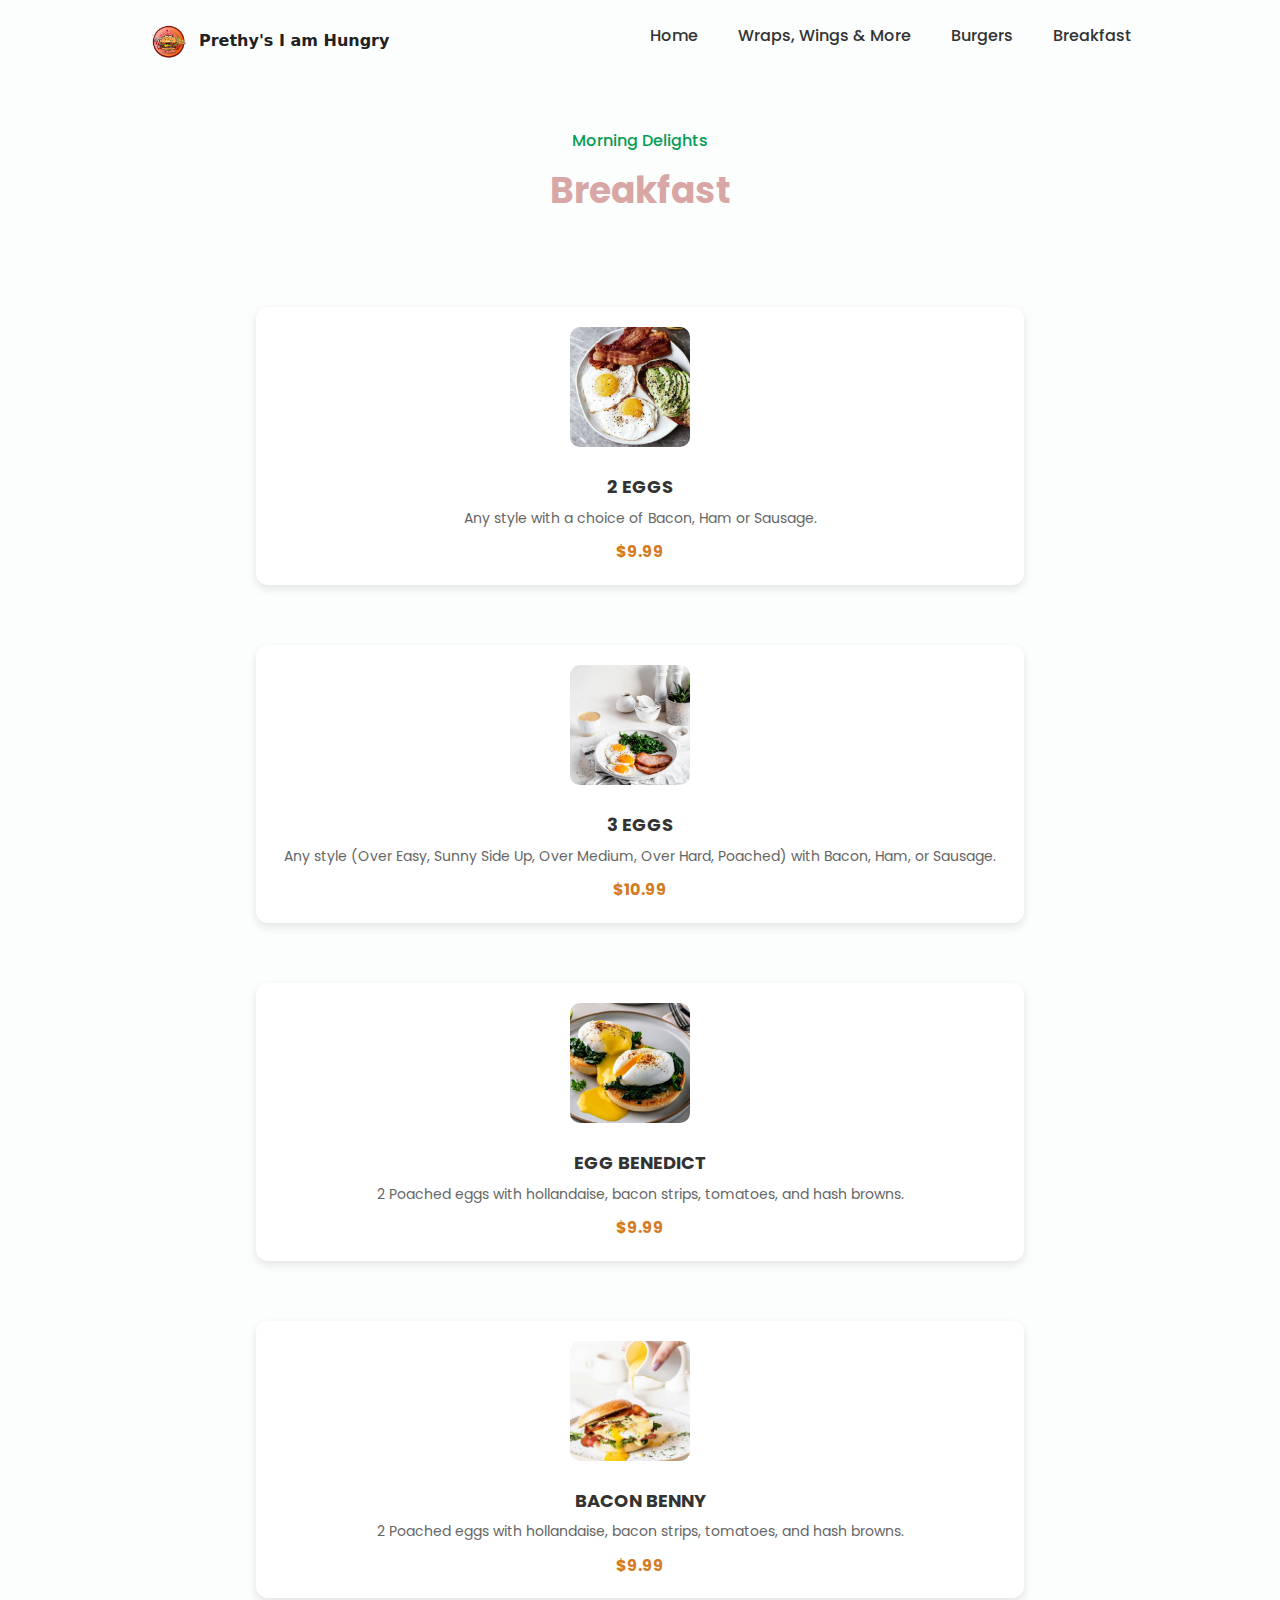
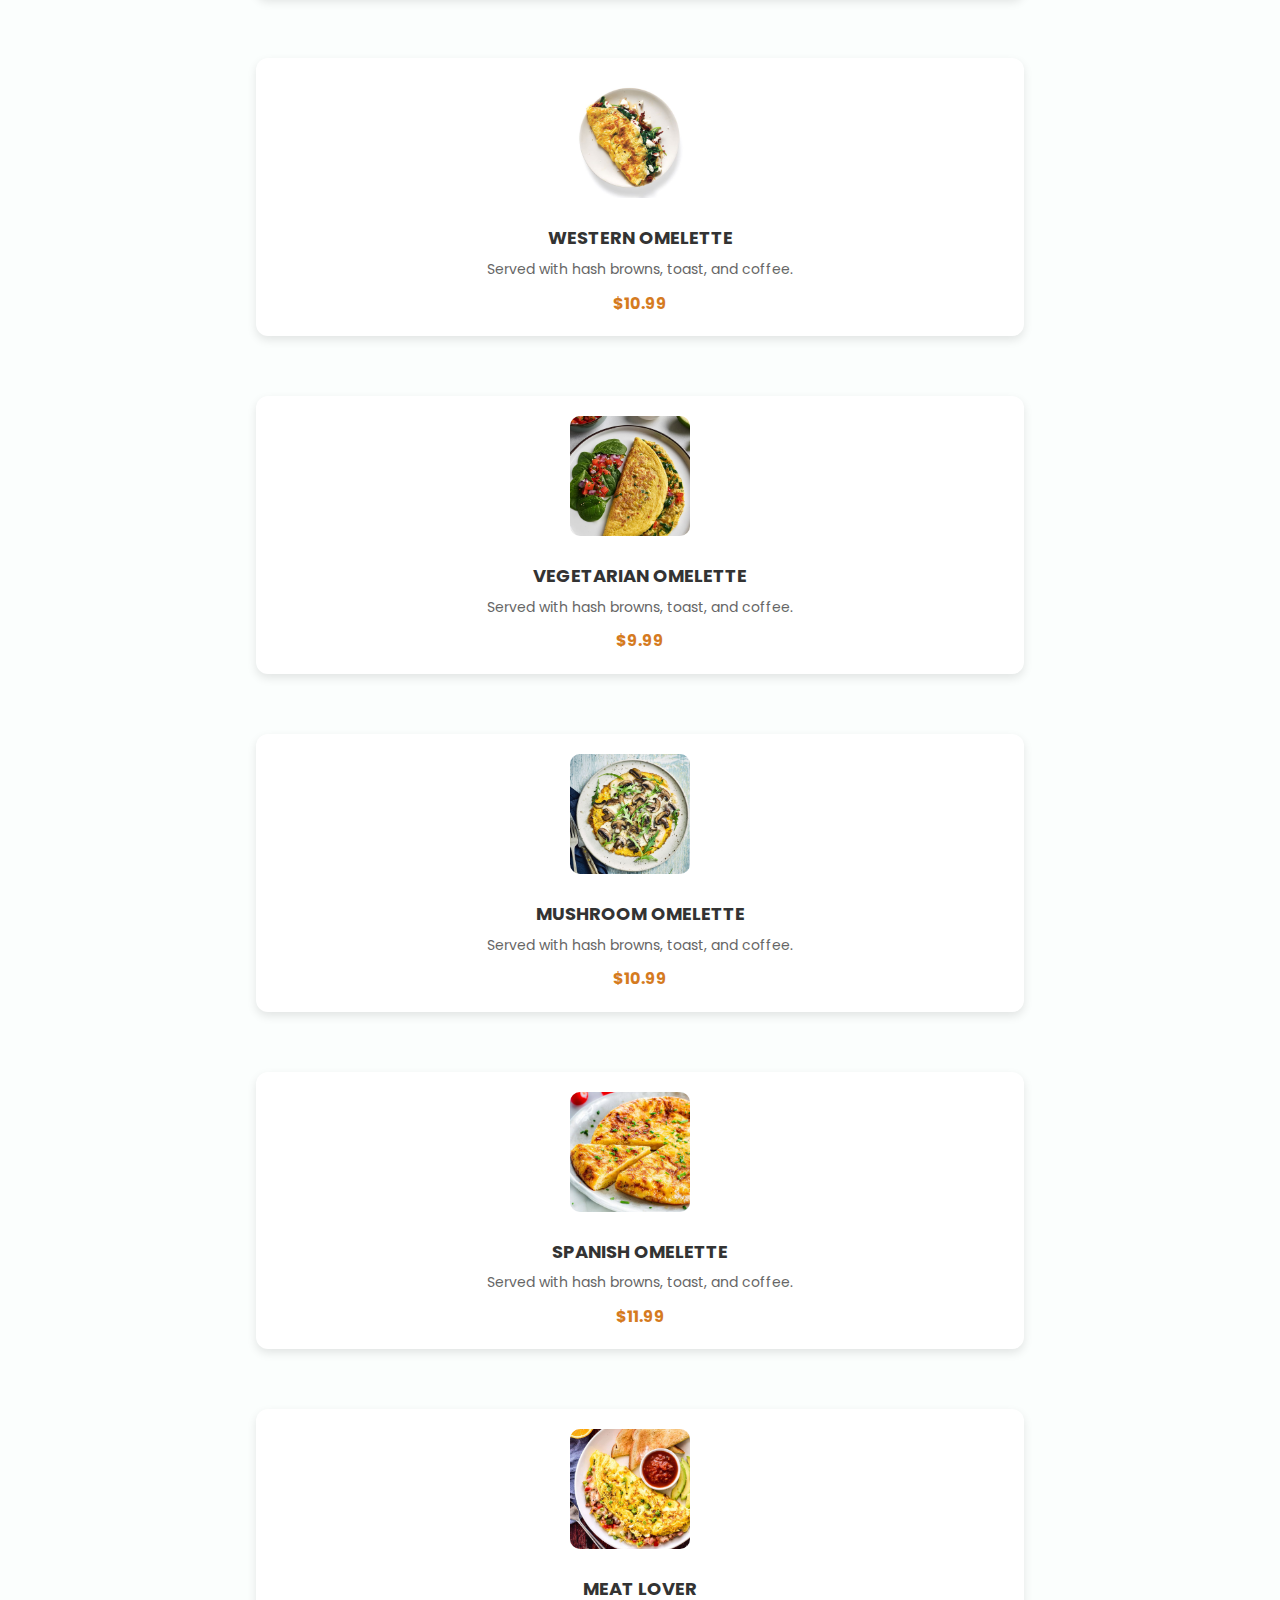
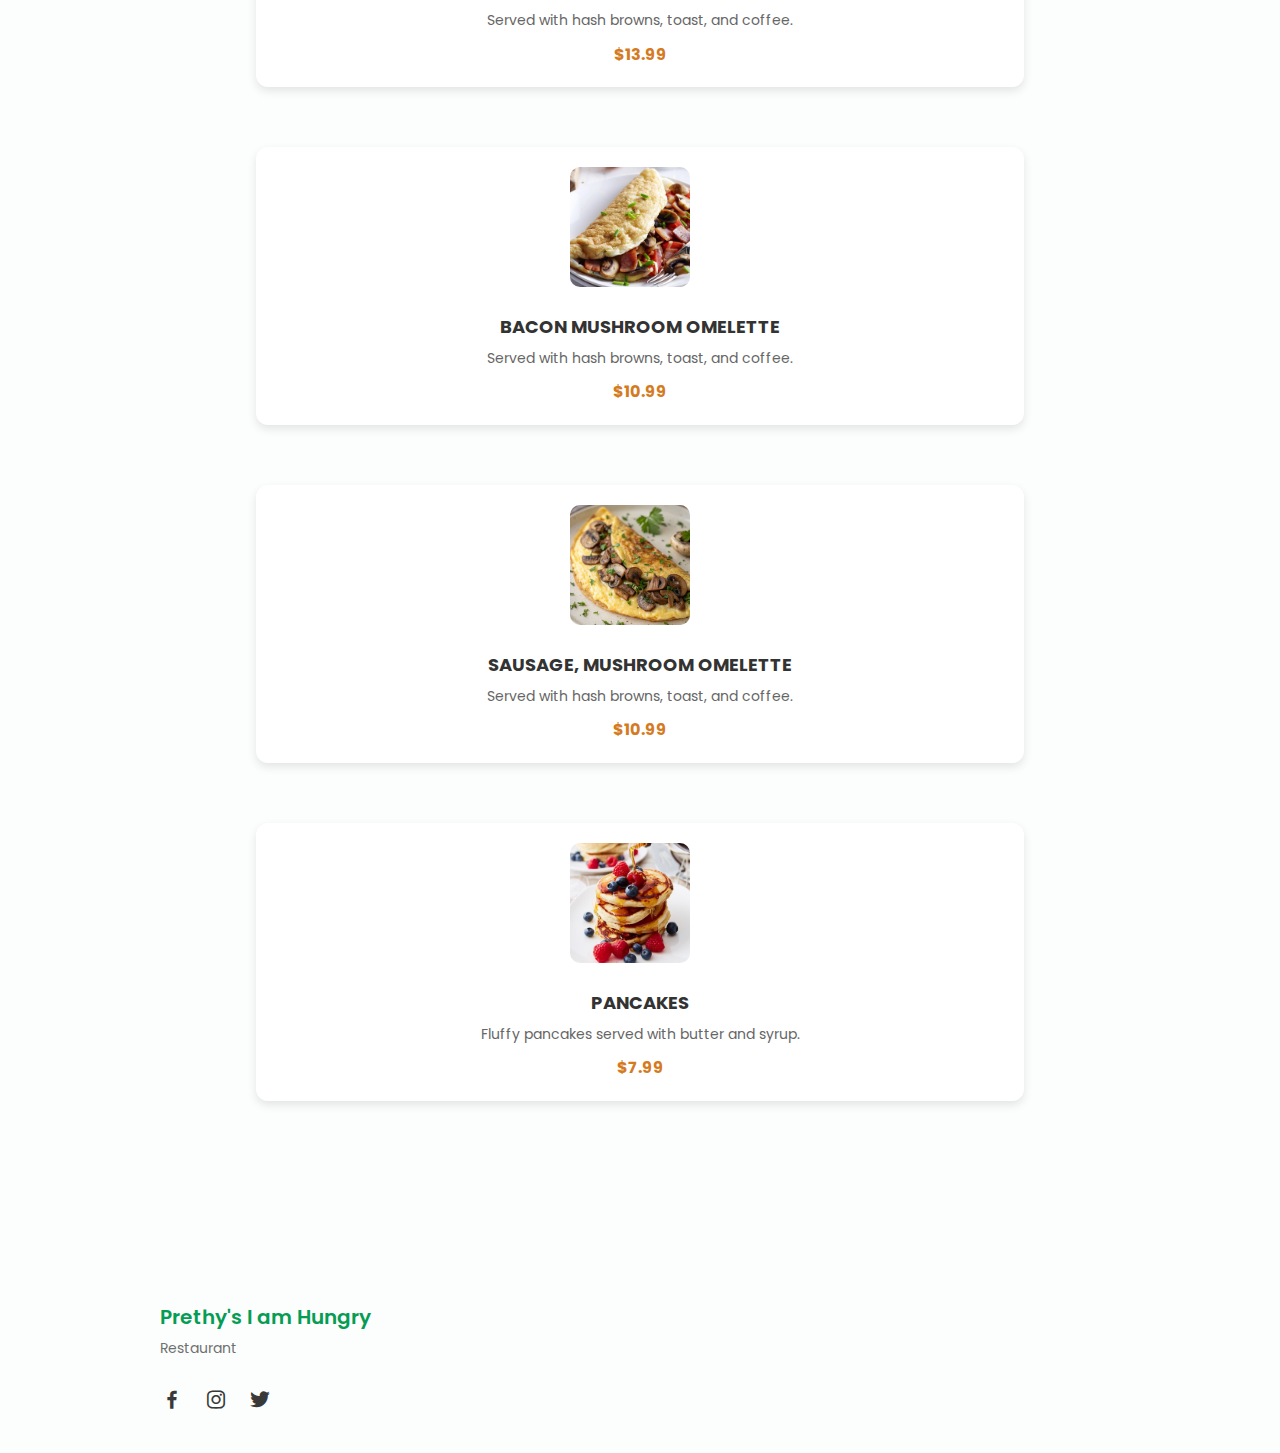
<file: breakfasts.html>
<!DOCTYPE html>
<html lang="en">
<head>
    <meta charset="UTF-8">
    <meta name="viewport" content="width=device-width, initial-scale=1.0">
    <title>Breakfast Menu</title>

    <!--========== BOX ICONS ==========-->
    <link href='https://cdn.jsdelivr.net/npm/boxicons@2.0.5/css/boxicons.min.css' rel='stylesheet'>

    <!--========== CSS ==========-->
    <link rel="stylesheet" href="assets/css/styles.css">
    <style>
   .menu__container {
    display: flex;
    flex-direction: column;
    align-items: center;
    justify-content: center;
    width: 100%;
    padding: 20px 0;
}

.menu__content {
    display: flex;
    align-items: center;
    justify-content: center;
    width: 80%; /* Adjust the width as needed */
    background: #fff;
    padding: 20px;
    margin: 20px 0; /* Ensure items do not overlap */
    border-radius: 12px;
    box-shadow: 0 4px 10px rgba(0, 0, 0, 0.1);
}

.menu__img {
    width: 120px;
    height: 120px;
    object-fit: cover;
    border-radius: 10px;
    margin-right: 20px;
}

.menu__info {
    flex: 1;
    text-align: center;
}

.menu__name {
    font-size: 18px;
    font-weight: bold;
    color: #333;
    margin-bottom: 5px;
}

.menu__description {
    font-size: 14px;
    color: #666;
    margin-bottom: 10px;
}

.menu__price {
    font-size: 16px;
    font-weight: bold;
    color: #d57b1f;
}
    </style>
    
</head>
<body>

    <!--========== HEADER ==========-->
    <header class="l-header">
        <nav class="nav bd-container">
            <a href="index.html" class="nav__logo" style="display: flex;">
                <img src="./assets/img/Orange and Yellow Burger Flat Illustrative Food Place Logo.png" 
                     alt="" width="40px" height="40px" style="margin-top: 10px;"> 
                <p id="nav__logoname">Prethy's I am Hungry</p>
            </a>
            <div class="nav__menu" id="nav-menu">
                <ul class="nav__list">
                    <li class="nav__item"><a href="index.html" class="nav__link">Home</a></li>
                    <li class="nav__item"><a href="epiceatss.html" class="nav__link active-link">Wraps, Wings & More</a></li>
                    <li class="nav__item"><a href="burger.html" class="nav__link">Burgers</a></li>
                    <li class="nav__item"><a href="breakfasts.html" class="nav__link">Breakfast</a></li>
                </ul>
            </div>
        </nav>
    </header>

    <!--========== BREAKFAST MENU ==========-->
    <main class="l-main">
        <section class="menu section bd-container">
            <span class="section-subtitle">Morning Delights</span>
            <h2 class="section-title">Breakfast</h2>

            <div class="menu__container bd-grid">
                <div class="menu__content">
                    <img src="assets/img/2eggs.jpg" alt="2 Eggs" class="menu__img breakfast-img">
                    <div class="menu__info">
                        <h3 class="menu__name">2 EGGS</h3>
                        <p class="menu__description">Any style with a choice of Bacon, Ham or Sausage.</p>
                        <span class="menu__price">$9.99</span>
                    </div>
                </div>
                
                <div class="menu__content">
                    <img src="assets/img/3eggs.jpg" alt="3 Eggs" class="menu__img breakfast-img">
                    <div class="menu__info">
                        <h3 class="menu__name">3 EGGS</h3>
                        <p class="menu__description">Any style (Over Easy, Sunny Side Up, Over Medium, Over Hard, Poached) with Bacon, Ham, or Sausage.</p>
                        <span class="menu__price">$10.99</span>
                    </div>
                </div>
                
                <div class="menu__content">
                    <img src="assets/img/eggs_benedict.jpg" alt="Egg Benedict" class="menu__img breakfast-img">
                    <div class="menu__info">
                        <h3 class="menu__name">EGG BENEDICT</h3>
                        <p class="menu__description">2 Poached eggs with hollandaise, bacon strips, tomatoes, and hash browns.</p>
                        <span class="menu__price">$9.99</span>
                    </div>
                </div>
                
                <div class="menu__content">
                    <img src="assets/img/baconbenny.jpg" alt="Bacon Benny" class="menu__img breakfast-img">
                    <div class="menu__info">
                        <h3 class="menu__name">BACON BENNY</h3>
                        <p class="menu__description">2 Poached eggs with hollandaise, bacon strips, tomatoes, and hash browns.</p>
                        <span class="menu__price">$9.99</span>
                    </div>
                </div>
                
                <div class="menu__content">
                    <img src="assets/img/westernomlette.jpg" alt="Western Omelette" class="menu__img breakfast-img">
                    <div class="menu__info">
                        <h3 class="menu__name">WESTERN OMELETTE</h3>
                        <p class="menu__description">Served with hash browns, toast, and coffee.</p>
                        <span class="menu__price">$10.99</span>
                    </div>
                </div>
                
                <div class="menu__content">
                    <img src="assets/img/vegetarianomelette.jpg" alt="Vegetarian Omelette" class="menu__img breakfast-img">
                    <div class="menu__info">
                        <h3 class="menu__name">VEGETARIAN OMELETTE</h3>
                        <p class="menu__description">Served with hash browns, toast, and coffee.</p>
                        <span class="menu__price">$9.99</span>
                    </div>
                </div>
                
                <div class="menu__content">
                    <img src="assets/img/mushroomomelette.jpg" alt="Mushroom Omelette" class="menu__img breakfast-img">
                    <div class="menu__info">
                        <h3 class="menu__name">MUSHROOM OMELETTE</h3>
                        <p class="menu__description">Served with hash browns, toast, and coffee.</p>
                        <span class="menu__price">$10.99</span>
                    </div>
                </div>
                
                <div class="menu__content">
                    <img src="assets/img/spanishomelette.jpg" alt="Spanish Omelette" class="menu__img breakfast-img">
                    <div class="menu__info">
                        <h3 class="menu__name">SPANISH OMELETTE</h3>
                        <p class="menu__description">Served with hash browns, toast, and coffee.</p>
                        <span class="menu__price">$11.99</span>
                    </div>
                </div>
                
                <div class="menu__content">
                    <img src="assets/img/meatlover.jpg" alt="Meat Lover" class="menu__img breakfast-img">
                    <div class="menu__info">
                        <h3 class="menu__name">MEAT LOVER</h3>
                        <p class="menu__description">Served with hash browns, toast, and coffee.</p>
                        <span class="menu__price">$13.99</span>
                    </div>
                </div>
                
                <div class="menu__content">
                    <img src="assets/img/baconmushroom.jpg" alt="Bacon Mushroom Omelette" class="menu__img breakfast-img">
                    <div class="menu__info">
                        <h3 class="menu__name">BACON MUSHROOM OMELETTE</h3>
                        <p class="menu__description">Served with hash browns, toast, and coffee.</p>
                        <span class="menu__price">$10.99</span>
                    </div>
                </div>
                
                <div class="menu__content">
                    <img src="assets/img/sausagemushroom.jpg" alt="Sausage Mushroom Omelette" class="menu__img breakfast-img">
                    <div class="menu__info">
                        <h3 class="menu__name">SAUSAGE, MUSHROOM OMELETTE</h3>
                        <p class="menu__description">Served with hash browns, toast, and coffee.</p>
                        <span class="menu__price">$10.99</span>
                    </div>
                </div>
                
                <div class="menu__content">
                    <img src="assets/img/pancakes.jpg" alt="Pancakes" class="menu__img breakfast-img">
                    <div class="menu__info">
                        <h3 class="menu__name">PANCAKES</h3>
                        <p class="menu__description">Fluffy pancakes served with butter and syrup.</p>
                        <span class="menu__price">$7.99</span>
                    </div>
                </div>                
            </div>
        </section>
    </main>

    <!--========== FOOTER ==========-->
    <footer class="footer section bd-container">
        <div class="footer__container bd-grid">
            <div class="footer__content">
                <a href="index.html" class="footer__logo">Prethy's I am Hungry</a>
                <span class="footer__description">Restaurant</span>
                <div>
                    <a href="#" class="footer__social"><i class='bx bxl-facebook'></i></a>
                    <a href="#" class="footer__social"><i class='bx bxl-instagram'></i></a>
                    <a href="#" class="footer__social"><i class='bx bxl-twitter'></i></a>
                </div>
            </div>
        </div>
    </footer>

    <!--========== MAIN JS ==========-->
    <script src="assets/js/main.js"></script>

</body>
</html>
</file>
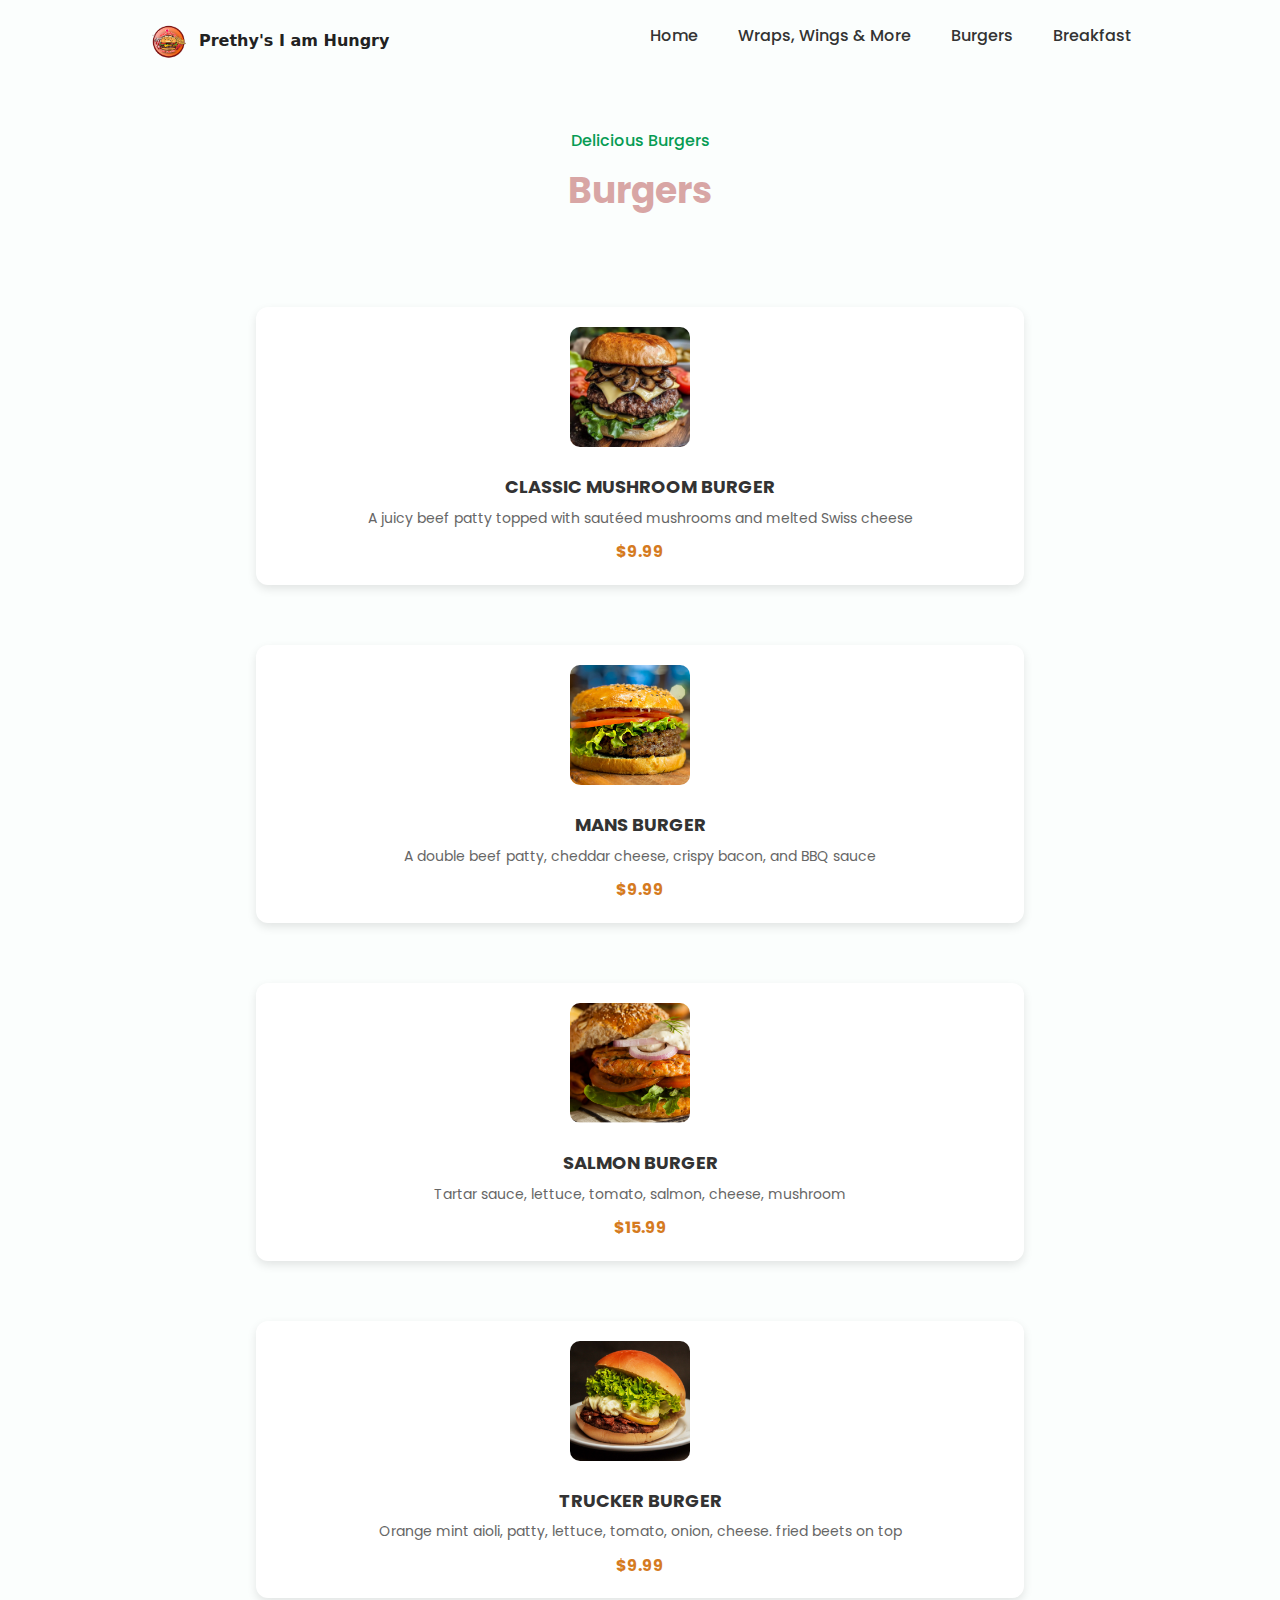
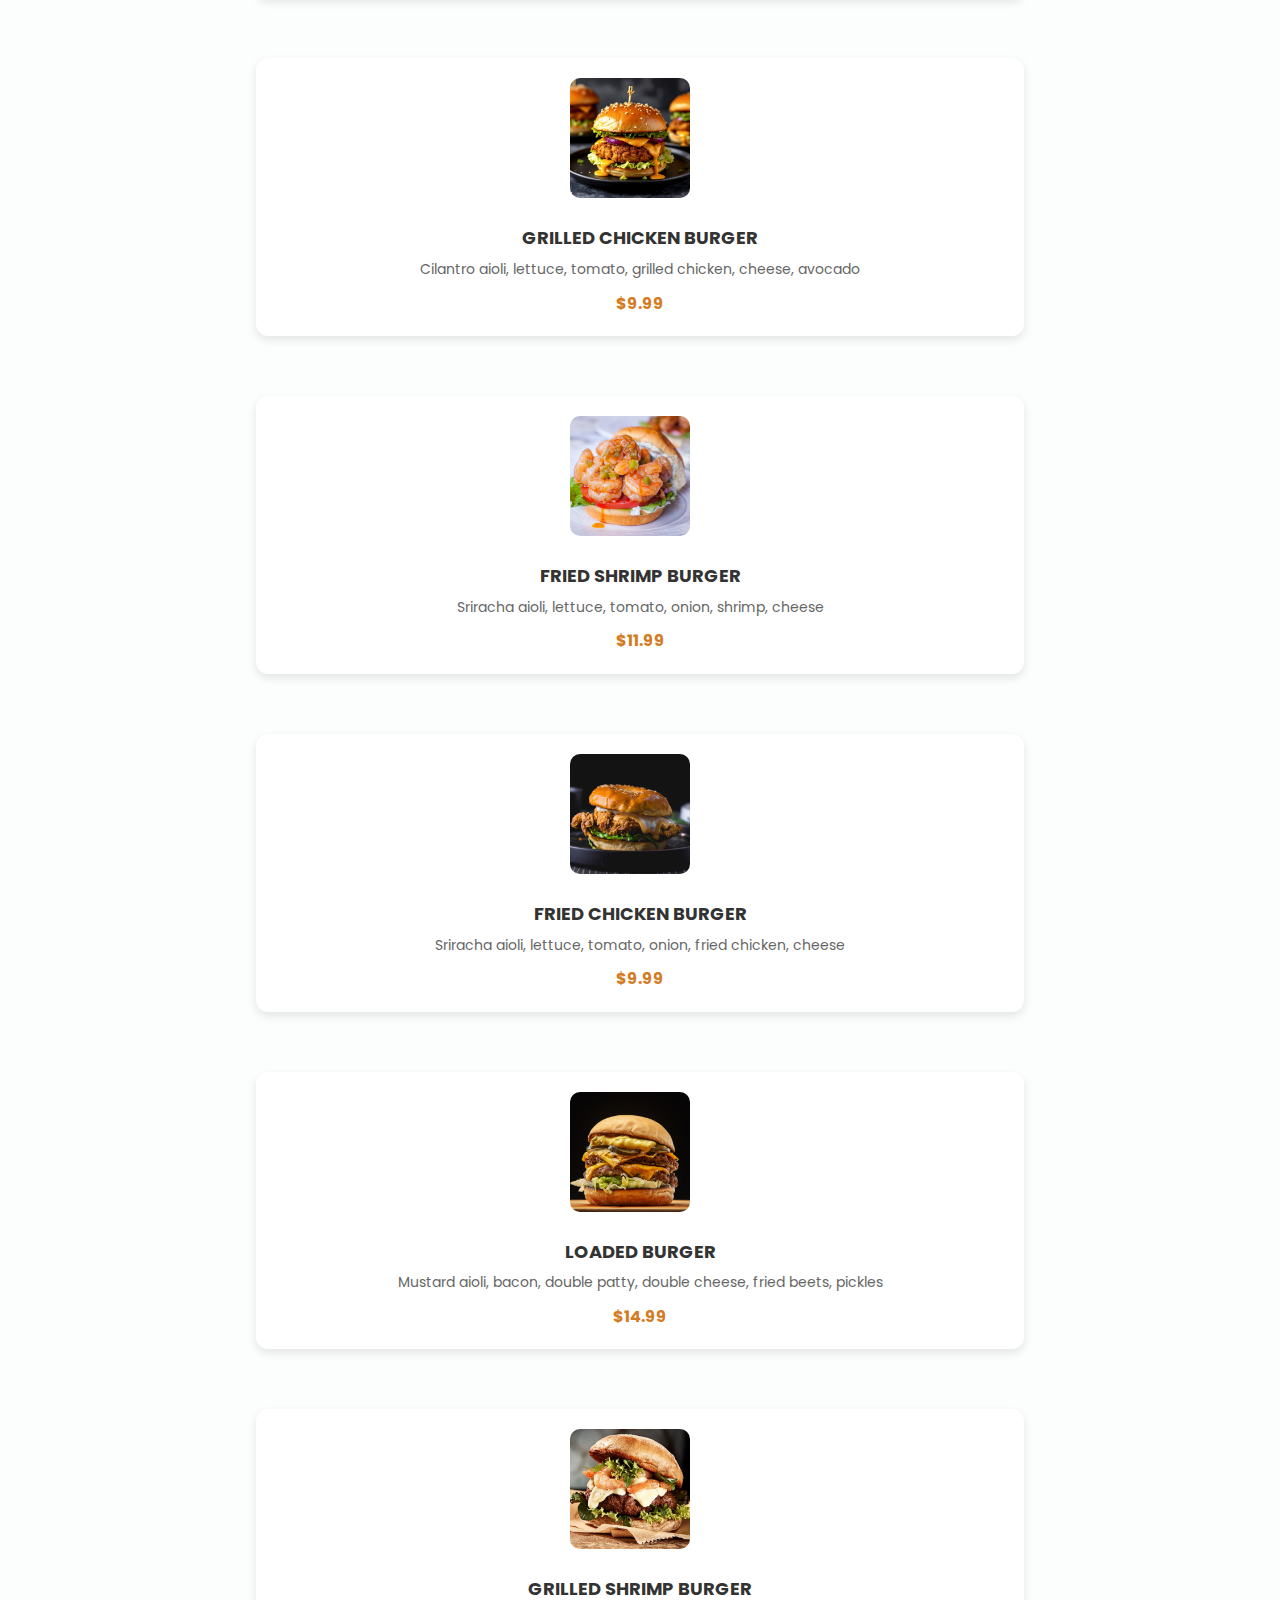
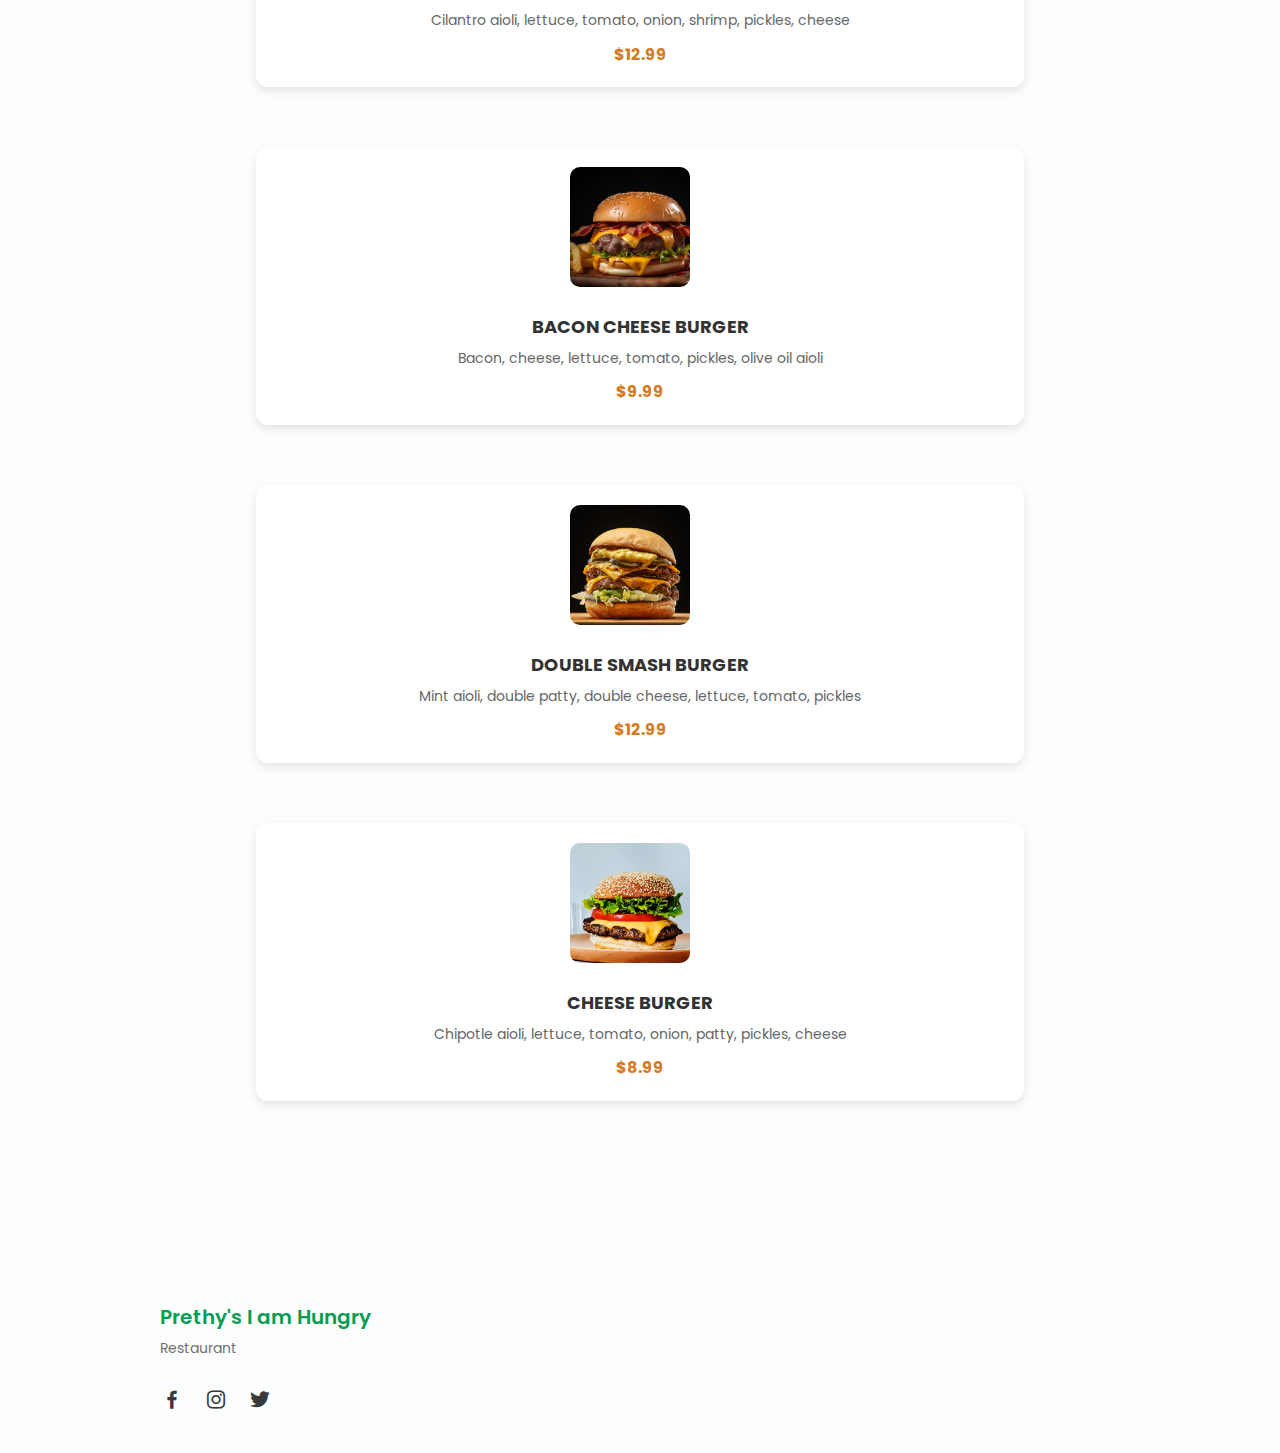
<file: burger.html>
<!DOCTYPE html>
<html lang="en">
<head>
    <meta charset="UTF-8">
    <meta name="viewport" content="width=device-width, initial-scale=1.0">
    <title>Burgers Menu</title>

    <!--========== BOX ICONS ==========-->
    <link href='https://cdn.jsdelivr.net/npm/boxicons@2.0.5/css/boxicons.min.css' rel='stylesheet'>

    <!--========== CSS ==========-->
    <link rel="stylesheet" href="assets/css/styles.css">
    <style>
.menu__container {
    display: flex;
    flex-direction: column;
    align-items: center;
    justify-content: center;
    width: 100%;
    padding: 20px 0;
}

.menu__content {
    display: flex;
    align-items: center;
    justify-content: center;
    width: 80%; /* Adjust the width as needed */
    background: #fff;
    padding: 20px;
    margin: 20px 0; /* Ensure items do not overlap */
    border-radius: 12px;
    box-shadow: 0 4px 10px rgba(0, 0, 0, 0.1);
}

.menu__img {
    width: 120px;
    height: 120px;
    object-fit: cover;
    border-radius: 10px;
    margin-right: 20px;
}

.menu__info {
    flex: 1;
    text-align: center;
}

.menu__name {
    font-size: 18px;
    font-weight: bold;
    color: #333;
    margin-bottom: 5px;
}

.menu__description {
    font-size: 14px;
    color: #666;
    margin-bottom: 10px;
}

.menu__price {
    font-size: 16px;
    font-weight: bold;
    color: #d57b1f;
}


    </style>
</head>
<body>

    <!--========== HEADER ==========-->
    <header class="l-header">
        <nav class="nav bd-container">
            <a href="index.html" class="nav__logo" style="display: flex;">
                <img src="./assets/img/Orange and Yellow Burger Flat Illustrative Food Place Logo.png" 
                     alt="" width="40px" height="40px" style="margin-top: 10px;"> 
                <p id="nav__logoname">Prethy's I am Hungry</p>
                <div class="nav__menu" id="nav-menu">
                    <ul class="nav__list">
                        <li class="nav__item"><a href="index.html" class="nav__link">Home</a></li>
                        <li class="nav__item"><a href="epiceatss.html" class="nav__link active-link">Wraps, Wings & More</a></li>
                        <li class="nav__item"><a href="burger.html" class="nav__link">Burgers</a></li>
                        <li class="nav__item"><a href="breakfasts.html" class="nav__link">Breakfast</a></li>
                    </ul>
                </div>
            </a>
        </nav>
    </header>

    <!--========== BURGERS MENU ==========-->
    <main class="l-main">
        <section class="menu section bd-container">
            <span class="section-subtitle">Delicious Burgers</span>
            <h2 class="section-title">Burgers</h2>  
            <div class="menu__container">
                <div class="menu__content">
                    <img src="assets/img/classic_mushroom_burger.jpg" alt="Classic Mushroom Burger" class="menu__img">
                    <div class="menu__info">
                        <h3 class="menu__name">CLASSIC MUSHROOM BURGER</h3>
                        <p class="menu__description">A juicy beef patty topped with sautéed mushrooms and melted Swiss cheese</p>
                        <span class="menu__price">$9.99</span>
                    </div>
                </div>
            
                <div class="menu__content">
                    <img src="assets/img/MANS BURGER.jpg" alt="Mans Burger" class="menu__img">
                    <div class="menu__info">
                        <h3 class="menu__name">MANS BURGER</h3>
                        <p class="menu__description">A double beef patty, cheddar cheese, crispy bacon, and BBQ sauce</p>
                        <span class="menu__price">$9.99</span>
                    </div>
                </div>
            
                <div class="menu__content">
                    <img src="assets/img/SALMON BURGER.jpg" alt="Mans Burger" class="menu__img">
                    <div class="menu__info">
                        <h3 class="menu__name">SALMON BURGER</h3>
                        <p class="menu__description">Tartar sauce, lettuce, tomato, salmon, cheese, mushroom</p>
                        <span class="menu__price">$15.99</span>
                    </div>
                </div>
                <div class="menu__content">
                    <img src="assets/img/TRUCKER BURGER.jpg" alt="Mans Burger" class="menu__img">
                    <div class="menu__info">
                        <h3 class="menu__name">TRUCKER BURGER</h3>
                        <p class="menu__description">Orange mint aioli, patty, lettuce, tomato, onion, cheese. fried beets on top</p>
                        <span class="menu__price">$9.99</span>
                    </div>
                </div>
                <div class="menu__content">
                        <img src="assets/img/GRILLED CHICKEN burger.jpg" alt="Grilled Chicken Burger" class="menu__img">
                        <div class="menu__info">
                            <h3 class="menu__name">GRILLED CHICKEN BURGER</h3>
                            <p class="menu__description">Cilantro aioli, lettuce, tomato, grilled chicken, cheese, avocado</p>
                            <span class="menu__price">$9.99</span>
                        </div>
                    </div>
                    
                    <div class="menu__content">
                        <img src="assets/img/fired SHRIMP burger.jpg" alt="Fried Shrimp Burger" class="menu__img">
                        <div class="menu__info">
                            <h3 class="menu__name">FRIED SHRIMP BURGER</h3>
                            <p class="menu__description">Sriracha aioli, lettuce, tomato, onion, shrimp, cheese</p>
                            <span class="menu__price">$11.99</span>
                        </div>
                    </div>
                    
                    <div class="menu__content">
                        <img src="assets/img/FRIED CHICKEN burger.jpg" alt="Fried Chicken Burger" class="menu__img">
                        <div class="menu__info">
                            <h3 class="menu__name">FRIED CHICKEN BURGER</h3>
                            <p class="menu__description">Sriracha aioli, lettuce, tomato, onion, fried chicken, cheese</p>
                            <span class="menu__price">$9.99</span>
                        </div>
                    </div>
                    
                    <div class="menu__content">
                        <img src="assets/img/LOADED BURGER .jpg" alt="Loaded Burger" class="menu__img">
                        <div class="menu__info">
                            <h3 class="menu__name">LOADED BURGER</h3>
                            <p class="menu__description">Mustard aioli, bacon, double patty, double cheese, fried beets, pickles</p>
                            <span class="menu__price">$14.99</span>
                        </div>
                    </div>
                    
                    <div class="menu__content">
                        <img src="assets/img/GRILLED SHRIMP burger.jpg" alt="Grilled Shrimp Burger" class="menu__img">
                        <div class="menu__info">
                            <h3 class="menu__name">GRILLED SHRIMP BURGER</h3>
                            <p class="menu__description">Cilantro aioli, lettuce, tomato, onion, shrimp, pickles, cheese</p>
                            <span class="menu__price">$12.99</span>
                        </div>
                    </div>
                    
                    <div class="menu__content">
                        <img src="assets/img/BACON CHEESE burger.jpg" alt="Bacon Burger" class="menu__img">
                        <div class="menu__info">
                            <h3 class="menu__name">BACON CHEESE BURGER</h3>
                            <p class="menu__description">Bacon, cheese, lettuce, tomato, pickles, olive oil aioli</p>
                            <span class="menu__price">$9.99</span>
                        </div>
                    </div>
                    
                    <div class="menu__content">
                        <img src="assets/img/DOUBLE SAMASH burger.jpg" alt="Double Smash Burger" class="menu__img">
                        <div class="menu__info">
                            <h3 class="menu__name">DOUBLE SMASH BURGER</h3>
                            <p class="menu__description">Mint aioli, double patty, double cheese, lettuce, tomato, pickles</p>
                            <span class="menu__price">$12.99</span>
                        </div>
                    </div>
                    
                    <div class="menu__content">
                        <img src="assets/img/cheese burger.jpg" alt="Cheese Burger" class="menu__img">
                        <div class="menu__info">
                            <h3 class="menu__name">CHEESE BURGER</h3>
                            <p class="menu__description">Chipotle aioli, lettuce, tomato, onion, patty, pickles, cheese</p>
                            <span class="menu__price">$8.99</span>
                        </div>
                    </div>
                    
                
            </div>

        </section>
    </main>

    <!--========== FOOTER ==========-->
    <footer class="footer section bd-container">
        <div class="footer__container bd-grid">
            <div class="footer__content">
                <a href="index.html" class="footer__logo">Prethy's I am Hungry</a>
                <span class="footer__description">Restaurant</span>
                <div>
                    <a href="#" class="footer__social"><i class='bx bxl-facebook'></i></a>
                    <a href="#" class="footer__social"><i class='bx bxl-instagram'></i></a>
                    <a href="#" class="footer__social"><i class='bx bxl-twitter'></i></a>
                </div>
            </div>
        </div>
    </footer>

    <!--========== MAIN JS ==========-->
    <script src="assets/js/main.js"></script>

</body>
</html>
</file>
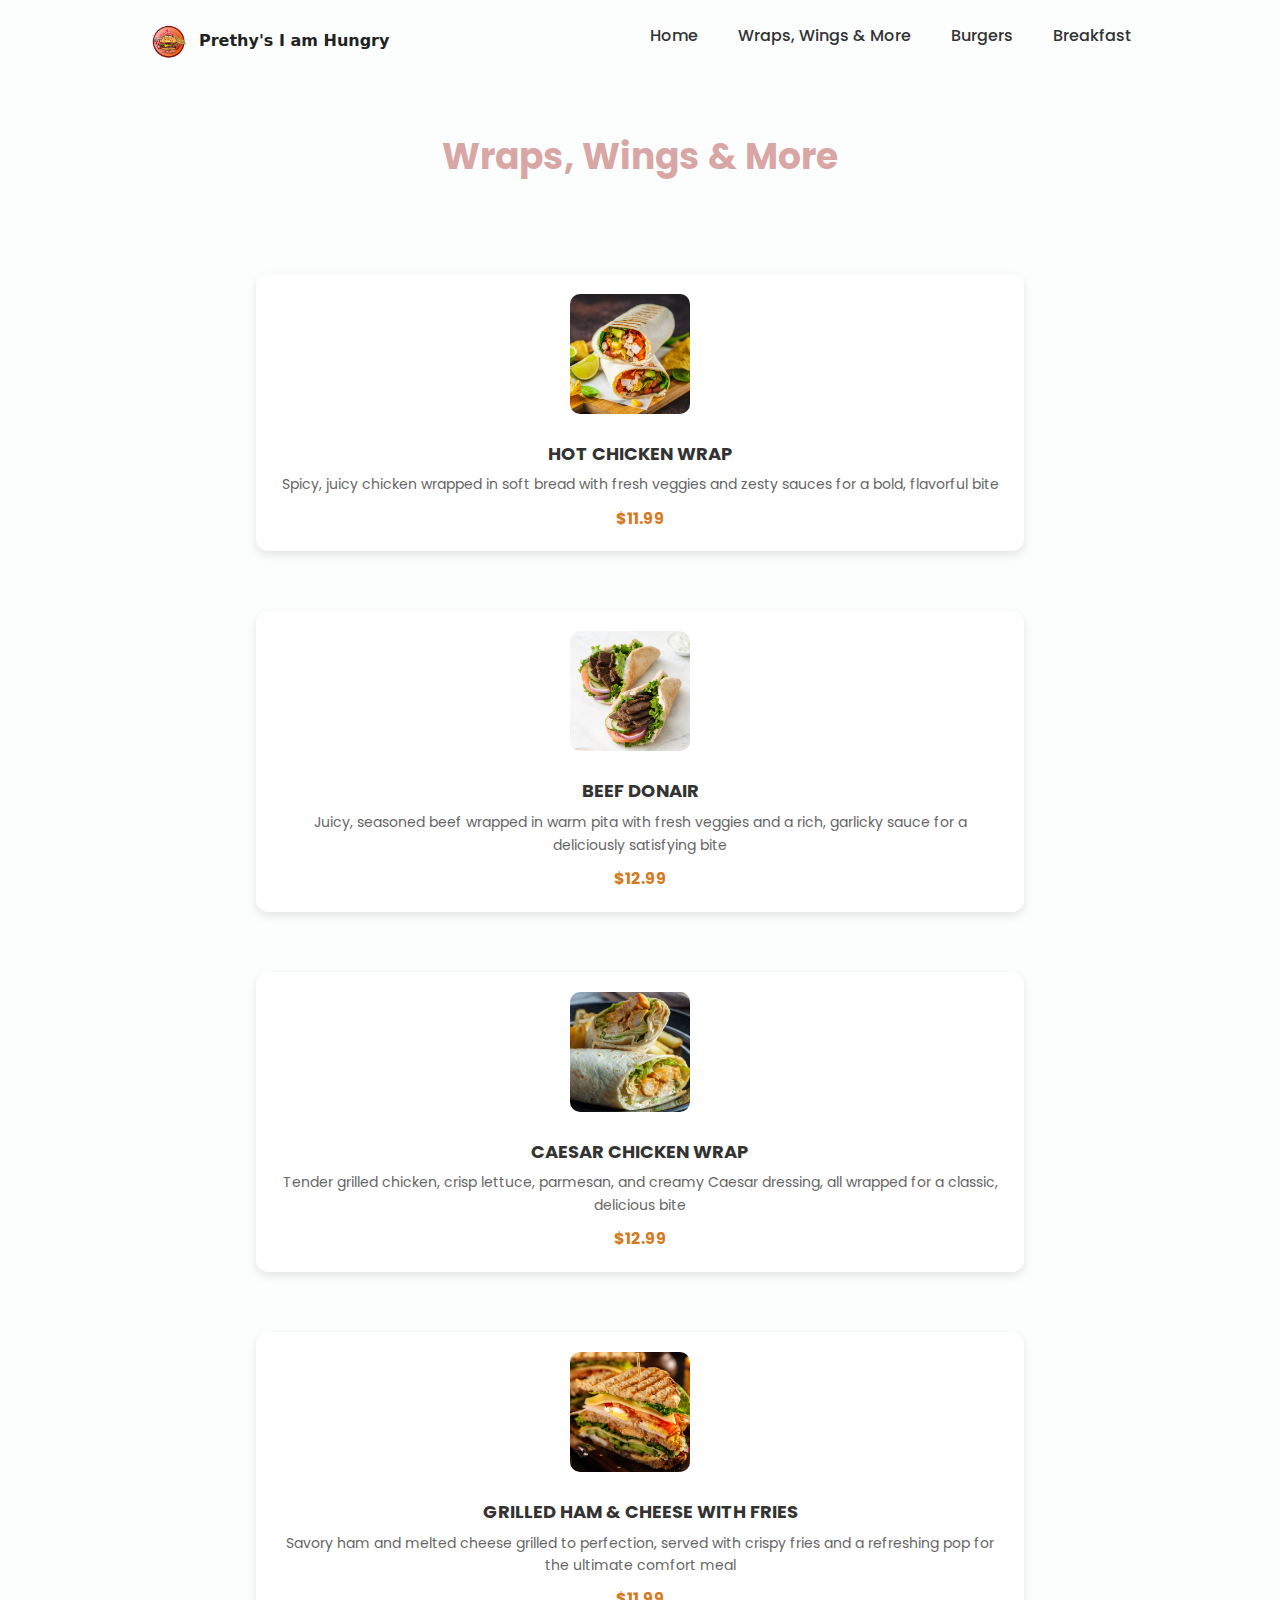
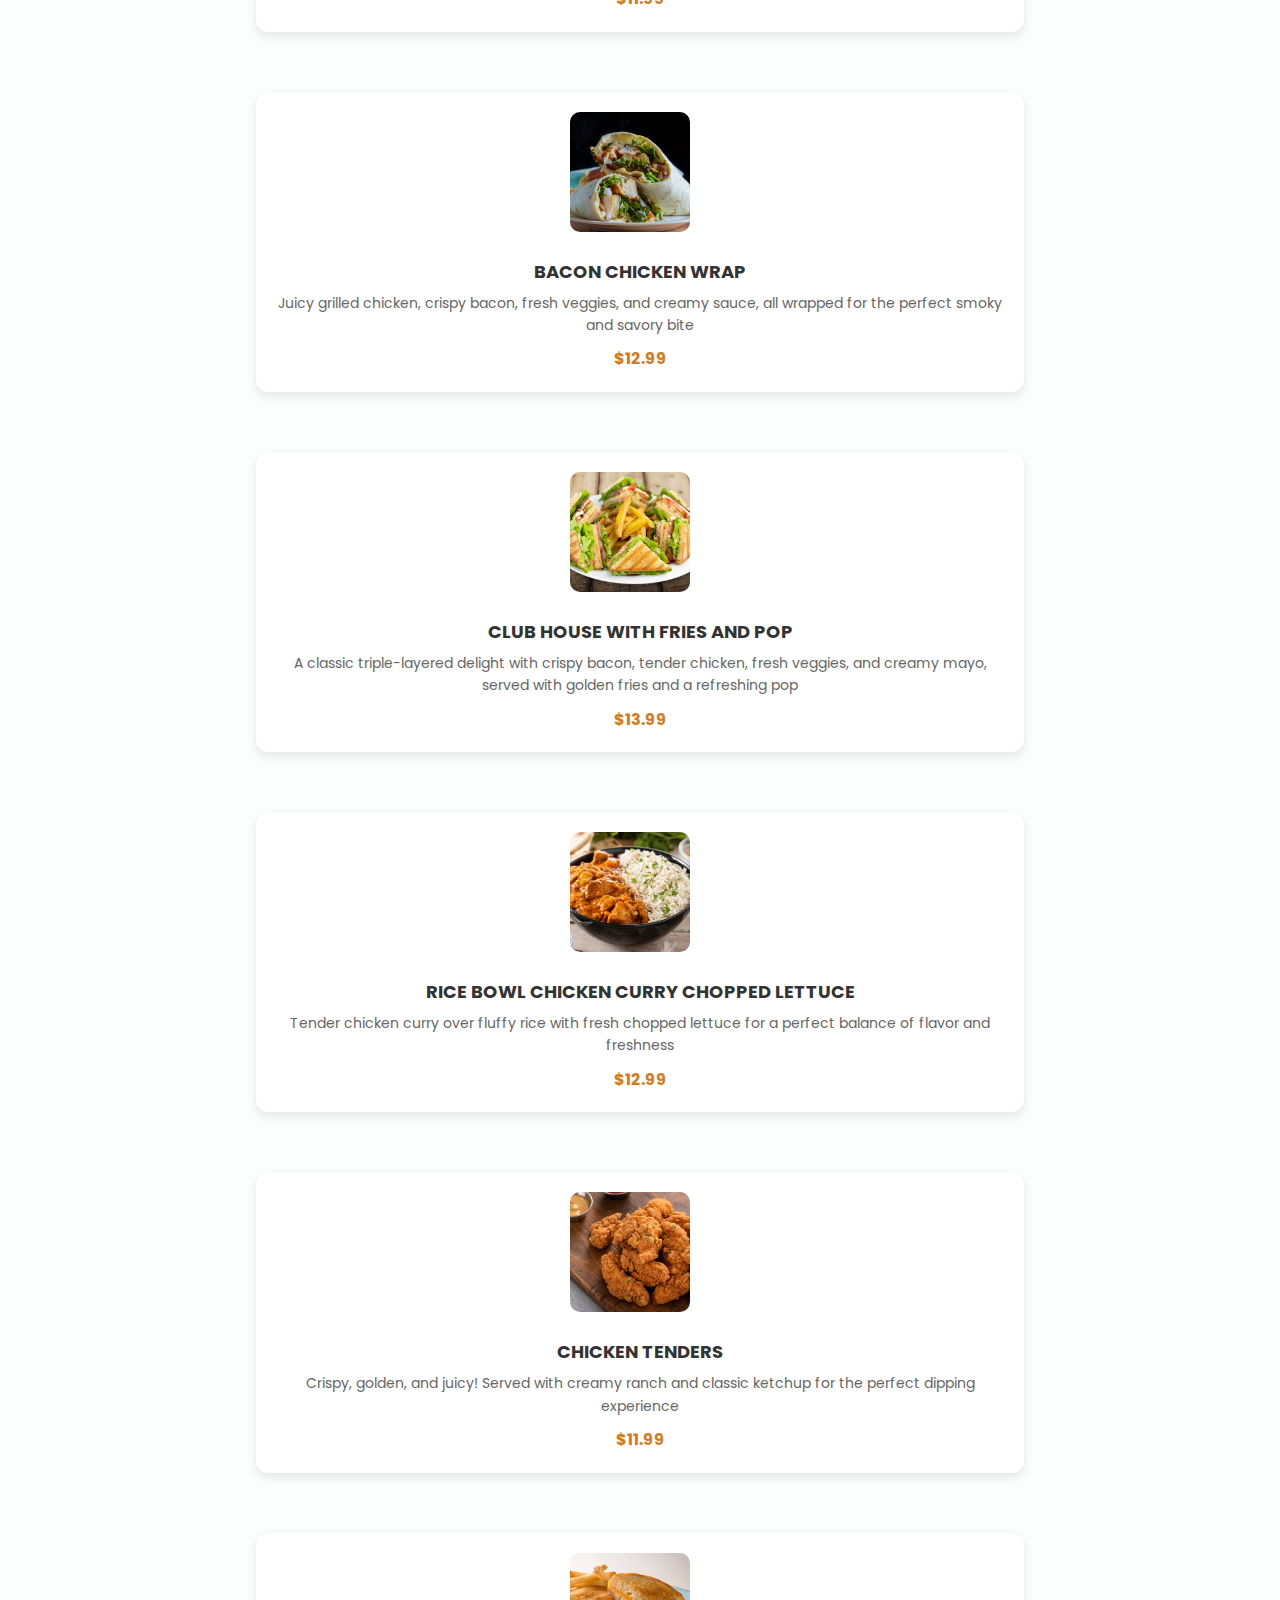
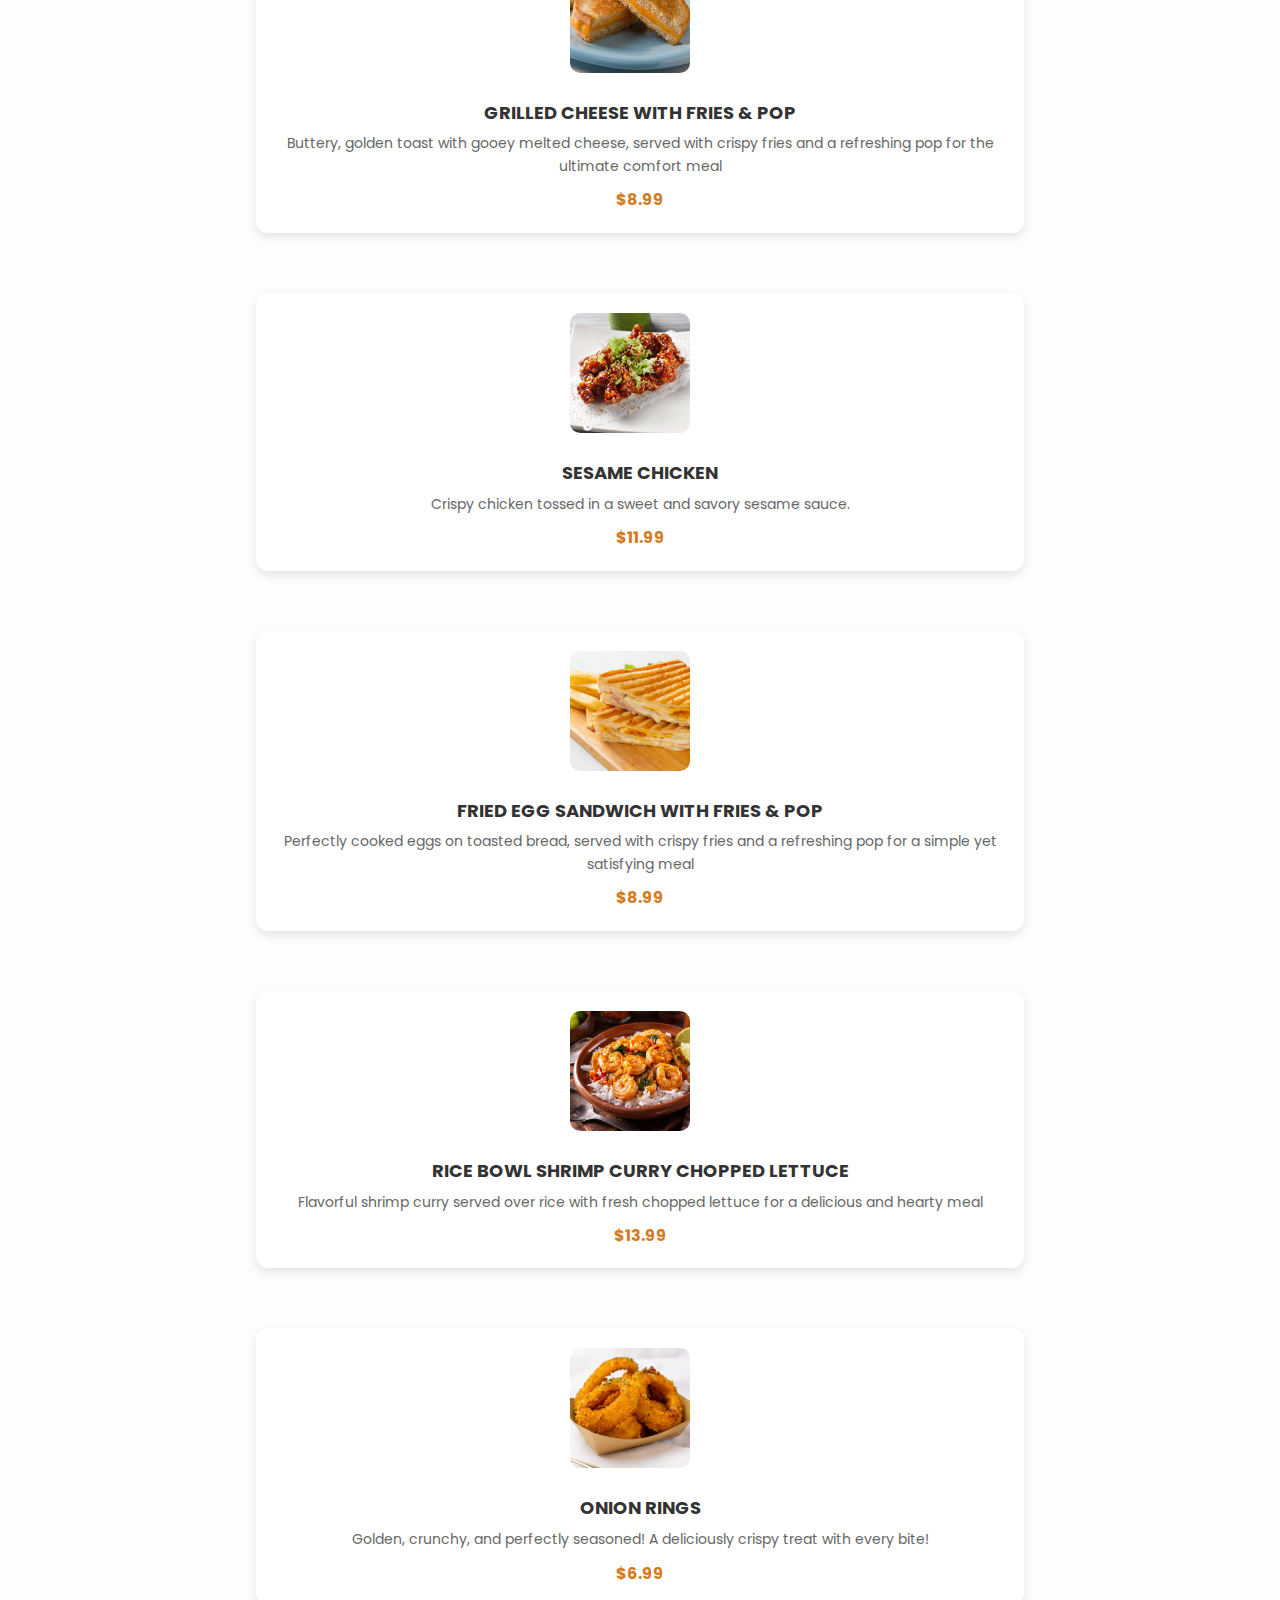
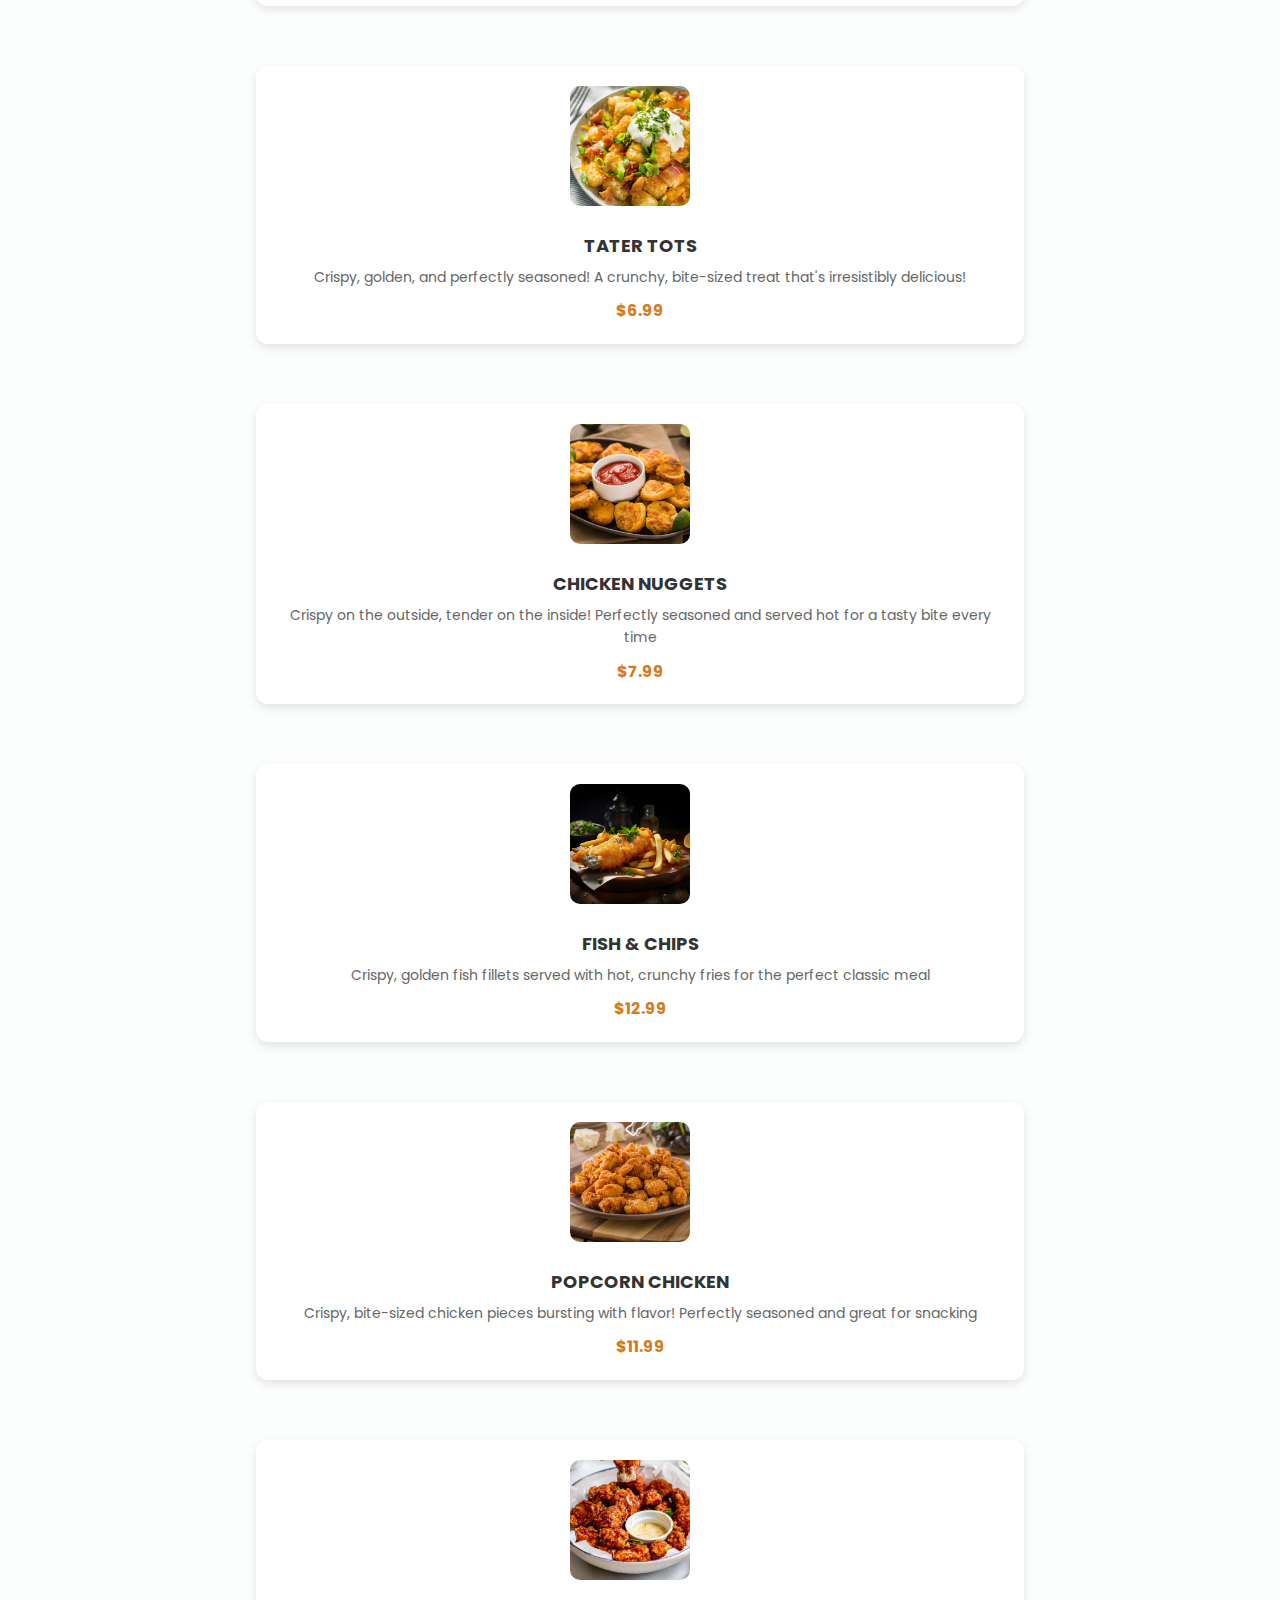
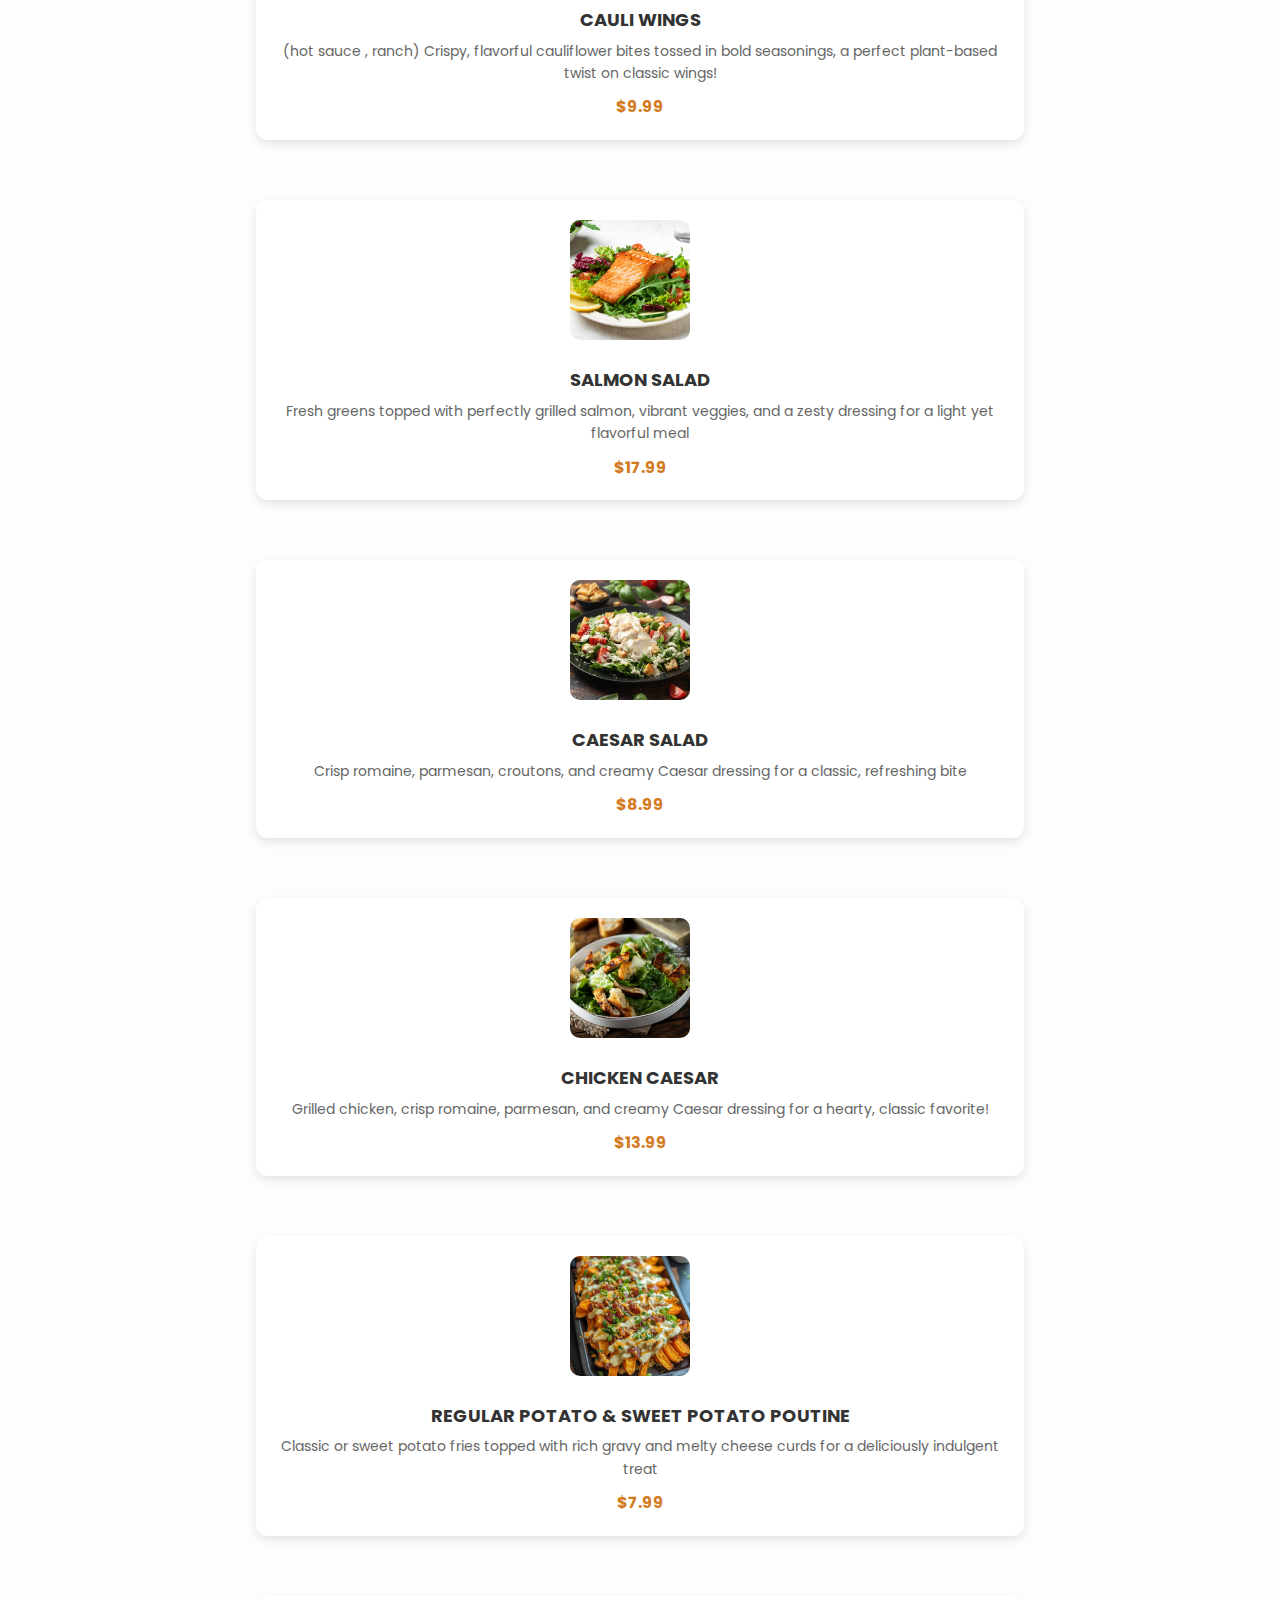
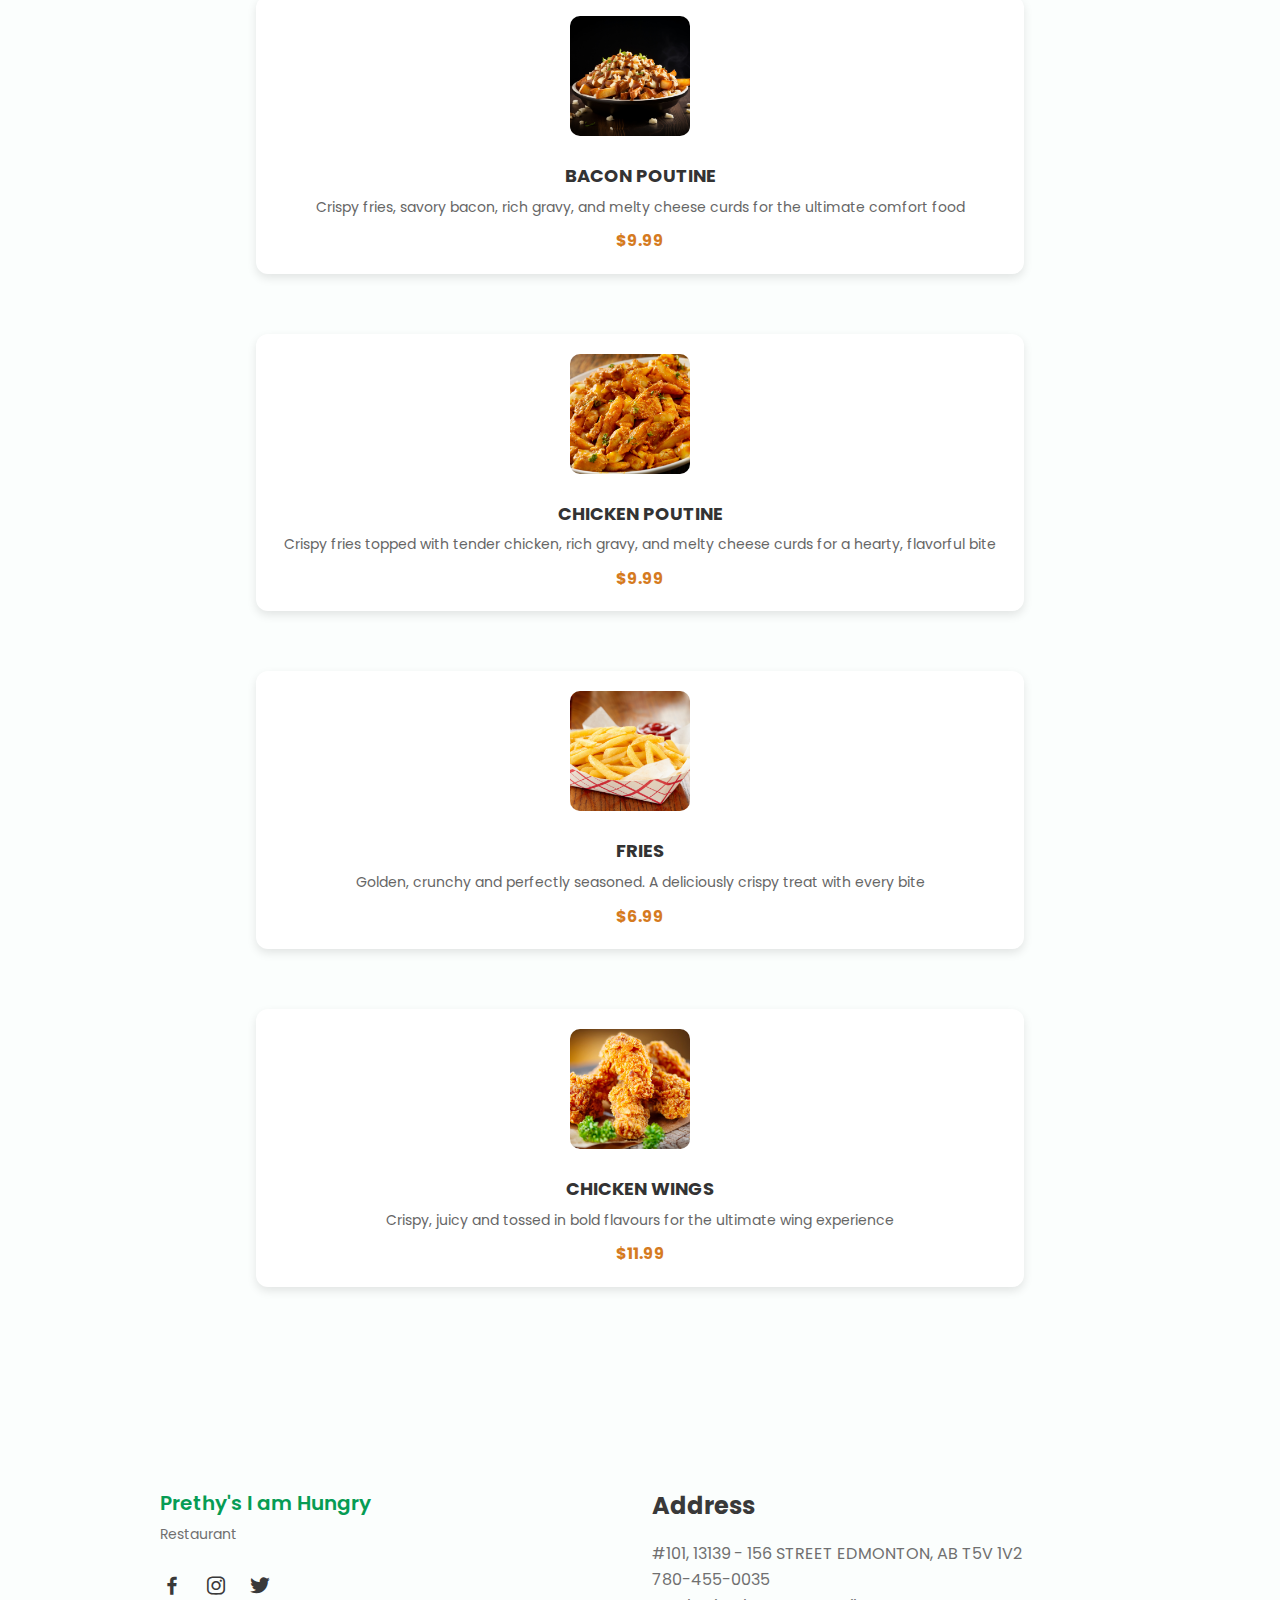
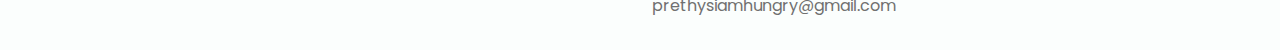
<file: epiceatss.html>
<!DOCTYPE html>
<html lang="en">
    <head>
        <meta charset="UTF-8">
        <meta name="viewport" content="width=device-width, initial-scale=1.0">

        <!--========== BOX ICONS ==========-->
        <link href='https://cdn.jsdelivr.net/npm/boxicons@2.0.5/css/boxicons.min.css' rel='stylesheet'>

        <!--========== CSS ==========-->
        <link rel="stylesheet" href="assets/css/styles.css">
    <style>
.menu__container {
    display: flex;
    flex-direction: column;
    align-items: center;
    justify-content: center;
    width: 100%;
    padding: 20px 0;
}

.menu__content {
    display: flex;
    align-items: center;
    justify-content: center;
    width: 80%; /* Adjust the width as needed */
    background: #fff;
    padding: 20px;
    margin: 20px 0; /* Ensure items do not overlap */
    border-radius: 12px;
    box-shadow: 0 4px 10px rgba(0, 0, 0, 0.1);
}

.menu__img {
    width: 120px;
    height: 120px;
    object-fit: cover;
    border-radius: 10px;
    margin-right: 20px;
}

.menu__info {
    flex: 1;
    text-align: center;
}

.menu__name {
    font-size: 18px;
    font-weight: bold;
    color: #333;
    margin-bottom: 5px;
}

.menu__description {
    font-size: 14px;
    color: #666;
    margin-bottom: 10px;
}

.menu__price {
    font-size: 16px;
    font-weight: bold;
    color: #d57b1f;
}
    </style>

        <title>Wraps, Wings & More</title>
    </head>
    <body>
        <header class="l-header" id="header">
            <nav class="nav bd-container">
                <a href="index.html" class="nav__logo" style="display: flex;">
                    <img src="./assets/img/Orange and Yellow Burger Flat Illustrative Food Place Logo.png" alt="" width="40px" height="40px" style="margin-top: 10px;"> 
                    <p id="nav__logoname">Prethy's I am Hungry</p>
                </a>

                <div class="nav__menu" id="nav-menu">
                    <ul class="nav__list">
                        <li class="nav__item"><a href="index.html" class="nav__link">Home</a></li>
                        <li class="nav__item"><a href="epiceatss.html" class="nav__link active-link">Wraps, Wings & More</a></li>
                        <li class="nav__item"><a href="burger.html" class="nav__link">Burgers</a></li>
                        <li class="nav__item"><a href="breakfasts.html" class="nav__link">Breakfast</a></li>
                    </ul>
                </div>

                <div class="nav__toggle" id="nav-toggle">
                    <i class='bx bx-menu'></i>
                </div>
            </nav>
        </header>

        <main class="l-main">
            <section class="menu section bd-container" id="wraps-wings-more">
                <h2 class="section-title">Wraps, Wings & More</h2>
                <div class="menu__container bd-grid">
                    <div class="menu__content">
                        <img src="assets/img/Hot Chicken wrap.jpg" alt="Hot Chicken Wrap" class="menu__img">
                        <div class="menu__info">
                            <h3 class="menu__name">HOT CHICKEN WRAP</h3>
                            <p class="menu__description">Spicy, juicy chicken wrapped in soft bread with fresh veggies and zesty sauces for a bold, flavorful bite</p>
                            <span class="menu__price">$11.99</span>
                        </div>
                    </div>
                    
                    <div class="menu__content">
                        <img src="assets/img/beef donair.jpg" alt="Beef Donair" class="menu__img">
                        <div class="menu__info">
                            <h3 class="menu__name">BEEF DONAIR</h3>
                            <p class="menu__description">Juicy, seasoned beef wrapped in warm pita with fresh veggies and a rich, garlicky sauce for a deliciously satisfying bite</p>
                            <span class="menu__price">$12.99</span>
                        </div>
                    </div>
                    
                    <div class="menu__content">
                        <img src="assets/img/Caesar Chicken wrap.jpg" alt="Caesar Chicken Wrap" class="menu__img">
                        <div class="menu__info">
                            <h3 class="menu__name">CAESAR CHICKEN WRAP</h3>
                            <p class="menu__description">Tender grilled chicken, crisp lettuce, parmesan, and creamy Caesar dressing, all wrapped for a classic, delicious bite</p>
                            <span class="menu__price">$12.99</span>
                        </div>
                    </div>
                    
                    <div class="menu__content">
                        <img src="assets/img/grilled ham and cheese with fries.jpg" alt="Grilled Ham and Cheese With Fries" class="menu__img">
                        <div class="menu__info">
                            <h3 class="menu__name">GRILLED HAM & CHEESE WITH FRIES</h3>
                            <p class="menu__description">Savory ham and melted cheese grilled to perfection, served with crispy fries and a refreshing pop for the ultimate comfort meal</p>
                            <span class="menu__price">$11.99</span>
                        </div>
                    </div>
                    
                    <div class="menu__content">
                        <img src="assets/img/Bacon Chicken wrap.jpg" alt="Bacon Chicken Wrap" class="menu__img">
                        <div class="menu__info">
                            <h3 class="menu__name">BACON CHICKEN WRAP</h3>
                            <p class="menu__description">Juicy grilled chicken, crispy bacon, fresh veggies, and creamy sauce, all wrapped for the perfect smoky and savory bite</p>
                            <span class="menu__price">$12.99</span>
                        </div>
                    </div>
                    
                    <div class="menu__content">
                        <img src="assets/img/Club House with Fries and Pop.jpg" alt="Club House With Fries & Pop" class="menu__img">
                        <div class="menu__info">
                            <h3 class="menu__name">CLUB HOUSE WITH FRIES AND POP</h3>
                            <p class="menu__description">A classic triple-layered delight with crispy bacon, tender chicken, fresh veggies, and creamy mayo, served with golden fries and a refreshing pop</p>
                            <span class="menu__price">$13.99</span>
                        </div>
                    </div>
                    
                    <div class="menu__content">
                        <img src="assets/img/rice bowl chicken curry chopped lettuce.jpg" alt="Rice Bowl Chicken Curry Chopped Lettuce" class="menu__img">
                        <div class="menu__info">
                            <h3 class="menu__name">RICE BOWL CHICKEN CURRY CHOPPED LETTUCE</h3>
                            <p class="menu__description">Tender chicken curry over fluffy rice with fresh chopped lettuce for a perfect balance of flavor and freshness</p>
                            <span class="menu__price">$12.99</span>
                        </div>
                    </div>
                    
                    <div class="menu__content">
                        <img src="assets/img/Chicken Tenders.jpg" alt="Chicken Tenders" class="menu__img">
                        <div class="menu__info">
                            <h3 class="menu__name">CHICKEN TENDERS</h3>
                            <p class="menu__description">Crispy, golden, and juicy! Served with creamy ranch and classic ketchup for the perfect dipping experience</p>
                            <span class="menu__price">$11.99</span>
                        </div>
                    </div>
                    
                    <div class="menu__content">
                        <img src="assets/img/Grilled Cheese with Fries and Pop.jpg" alt="Grilled Cheese with Fries & Pop" class="menu__img">
                        <div class="menu__info">
                            <h3 class="menu__name">GRILLED CHEESE WITH FRIES & POP</h3>
                            <p class="menu__description">Buttery, golden toast with gooey melted cheese, served with crispy fries and a refreshing pop for the ultimate comfort meal</p>
                            <span class="menu__price">$8.99</span>
                        </div>
                    </div>
                    
                    <div class="menu__content">
                        <img src="assets/img/Sesame Chicken.jpg" alt="Sesame Chicken" class="menu__img">
                        <div class="menu__info">
                            <h3 class="menu__name">SESAME CHICKEN</h3>
                            <p class="menu__description">Crispy chicken tossed in a sweet and savory sesame sauce.</p>
                            <span class="menu__price">$11.99</span>
                        </div>
                    </div>
                    <div class="menu__content">
                        <img src="assets/img/Fried Egg Sandwich with Fries and Pop.jpg" alt="Fried Egg Sandwich With Fries & Pop" class="menu__img">
                        <div class="menu__info">
                            <h3 class="menu__name">FRIED EGG SANDWICH WITH FRIES & POP</h3>
                            <p class="menu__description">Perfectly cooked eggs on toasted bread, served with crispy fries and a refreshing pop for a simple yet satisfying meal</p>
                            <span class="menu__price">$8.99</span>
                        </div>
                    </div>
                    
                    <div class="menu__content">
                        <img src="assets/img/rice bowl shrimp curry chopped lettuce.jpg" alt="Rice Bowl Shrimp Curry & Chopped Lettuce" class="menu__img">
                        <div class="menu__info">
                            <h3 class="menu__name">RICE BOWL SHRIMP CURRY CHOPPED LETTUCE</h3>
                            <p class="menu__description">Flavorful shrimp curry served over rice with fresh chopped lettuce for a delicious and hearty meal</p>
                            <span class="menu__price">$13.99</span>
                        </div>
                    </div>
                    <div class="menu__content">
                        <img src="assets/img/Onion Rings.jpg" alt="Onion Rings" class="menu__img">
                        <div class="menu__info">
                            <h3 class="menu__name">ONION RINGS</h3>
                            <p class="menu__description">Golden, crunchy, and perfectly seasoned! A deliciously crispy treat with every bite!</p>
                            <span class="menu__price">$6.99</span>
                        </div>
                    </div>
                    
                    <div class="menu__content">
                        <img src="assets/img/Tater Tots.jpg" alt="Tater Tots" class="menu__img">
                        <div class="menu__info">
                            <h3 class="menu__name">TATER TOTS</h3>
                            <p class="menu__description">Crispy, golden, and perfectly seasoned! A crunchy, bite-sized treat that's irresistibly delicious!</p>
                            <span class="menu__price">$6.99</span>
                        </div>
                    </div>
                    
                    <div class="menu__content">
                        <img src="assets/img/Chicken Nuggets.jpg" alt="Chicken Nuggets" class="menu__img">
                        <div class="menu__info">
                            <h3 class="menu__name">CHICKEN NUGGETS</h3>
                            <p class="menu__description">Crispy on the outside, tender on the inside! Perfectly seasoned and served hot for a tasty bite every time</p>
                            <span class="menu__price">$7.99</span>
                        </div>
                    </div>
                    
                    <div class="menu__content">
                        <img src="assets/img/Fish and Chips.jpg" alt="Fish & Chips" class="menu__img">
                        <div class="menu__info">
                            <h3 class="menu__name">FISH & CHIPS</h3>
                            <p class="menu__description">Crispy, golden fish fillets served with hot, crunchy fries for the perfect classic meal</p>
                            <span class="menu__price">$12.99</span>
                        </div>
                    </div>
                    
                    <div class="menu__content">
                        <img src="assets/img/Popcorn Chicken.jpg" alt="Popcorn Chicken" class="menu__img">
                        <div class="menu__info">
                            <h3 class="menu__name">POPCORN CHICKEN</h3>
                            <p class="menu__description">Crispy, bite-sized chicken pieces bursting with flavor! Perfectly seasoned and great for snacking</p>
                            <span class="menu__price">$11.99</span>
                        </div>
                    </div>
                    
                    <div class="menu__content">
                        <img src="assets/img/Cauli Wings.jpg" alt="Cauli Wings" class="menu__img">
                        <div class="menu__info">
                            <h3 class="menu__name">CAULI WINGS</h3>
                            <p class="menu__description">(hot sauce , ranch) Crispy, flavorful cauliflower bites tossed in bold seasonings, a perfect plant-based twist on classic wings!</p>
                            <span class="menu__price">$9.99</span>
                        </div>
                    </div>
                    
                    <div class="menu__content">
                        <img src="assets/img/Salmon Salad.jpg" alt="Salmon Salad" class="menu__img">
                        <div class="menu__info">
                            <h3 class="menu__name">SALMON SALAD</h3>
                            <p class="menu__description">Fresh greens topped with perfectly grilled salmon, vibrant veggies, and a zesty dressing for a light yet flavorful meal</p>
                            <span class="menu__price">$17.99</span>
                        </div>
                    </div>
                    
                    <div class="menu__content">
                        <img src="assets/img/Caesar Salad.jpg" alt="Caesar Salad" class="menu__img">
                        <div class="menu__info">
                            <h3 class="menu__name">CAESAR SALAD</h3>
                            <p class="menu__description">Crisp romaine, parmesan, croutons, and creamy Caesar dressing for a classic, refreshing bite</p>
                            <span class="menu__price">$8.99</span>
                        </div>
                    </div>
                    
                    <div class="menu__content">
                        <img src="assets/img/Chicken Caesar.jpg" alt="Chicken Caesar" class="menu__img">
                        <div class="menu__info">
                            <h3 class="menu__name">CHICKEN CAESAR</h3>
                            <p class="menu__description">Grilled chicken, crisp romaine, parmesan, and creamy Caesar dressing for a hearty, classic favorite!</p>
                            <span class="menu__price">$13.99</span>
                        </div>
                    </div>
                    
                    <div class="menu__content">
                        <img src="assets/img/Cheesy Loaded Sweet Potato Fries_ Perfect Side Dish.jpg" alt="Regular Potato and Sweet Potato Poutine" class="menu__img">
                        <div class="menu__info">
                            <h3 class="menu__name">REGULAR POTATO & SWEET POTATO POUTINE</h3>
                            <p class="menu__description">Classic or sweet potato fries topped with rich gravy and melty cheese curds for a deliciously indulgent treat</p>
                            <span class="menu__price">$7.99</span>
                        </div>
                    </div>
                    
                    <div class="menu__content">
                        <img src="assets/img/Bacon poutine.jpg" alt="Bacon Poutine" class="menu__img">
                        <div class="menu__info">
                            <h3 class="menu__name">BACON POUTINE</h3>
                            <p class="menu__description">Crispy fries, savory bacon, rich gravy, and melty cheese curds for the ultimate comfort food</p>
                            <span class="menu__price">$9.99</span>
                        </div>
                    </div>
                    
                    <div class="menu__content">
                        <img src="assets/img/Chicken poutine.jpg" alt="Chicken Poutine" class="menu__img">
                        <div class="menu__info">
                            <h3 class="menu__name">CHICKEN POUTINE</h3>
                            <p class="menu__description">Crispy fries topped with tender chicken, rich gravy, and melty cheese curds for a hearty, flavorful bite</p>
                            <span class="menu__price">$9.99</span>
                        </div>
                    </div>
                    <div class="menu__content">
                        <img src="assets/img/Fries.jpg" alt="Chicken Poutine" class="menu__img">
                        <div class="menu__info">
                            <h3 class="menu__name">FRIES</h3>
                            <p class="menu__description">Golden, crunchy and perfectly seasoned. A deliciously crispy treat with every bite</p>
                            <span class="menu__price">$6.99</span>
                        </div>
                    </div>
                    <div class="menu__content">
                        <img src="assets/img/Chicken Wings.jpg" alt="Chicken Poutine" class="menu__img">
                        <div class="menu__info">
                            <h3 class="menu__name">CHICKEN WINGS</h3>
                            <p class="menu__description">Crispy, juicy and tossed in bold flavours for the ultimate wing experience</p>
                            <span class="menu__price">$11.99</span>
                        </div>
                    </div>
                </div>
            </section>
        </main>

        <footer class="footer section bd-container">
            <div class="footer__container bd-grid">
                <div class="footer__content">
                    <a href="#" class="footer__logo">Prethy's I am Hungry</a>
                    <span class="footer__description">Restaurant</span>
                    <div>
                        <a href="#" class="footer__social"><i class='bx bxl-facebook'></i></a>
                        <a href="#" class="footer__social"><i class='bx bxl-instagram'></i></a>
                        <a href="#" class="footer__social"><i class='bx bxl-twitter'></i></a>
                    </div>
                </div>
                <div class="footer__content">
                    <h3 class="footer__title">Address</h3>
                    <ul>
                        <li>#101, 13139 - 156 STREET EDMONTON, AB T5V 1V2</li>
                        <li>780-455-0035</li>
                        <li>prethysiamhungry@gmail.com</li>
                    </ul>
                </div>
            </div>
        </footer>

        <!--========== MAIN JS ==========-->
        <script src="assets/js/main.js"></script>
    </body>
</html>
</file>
<file: assets/css/styles.css>
/*===== GOOGLE FONTS =====*/
@import url("https://fonts.googleapis.com/css2?family=Poppins:wght@400;500;600&display=swap");

/*===== VARIABLES CSS =====*/
:root {
  --header-height: 3rem;

  /*========== Colors ==========*/
  --first-color: #069C54;
  --first-color-alt: #048654;
  --title-color: #393939;
  --text-color: #707070;
  --text-color-light: #A6A6A6;
  --body-color: #FBFEFD;
  --container-color: #FFFFFF;

  /*========== Font and typography ==========*/
  --body-font: 'Poppins', sans-serif;
  --biggest-font-size: 2.25rem;
  --h1-font-size: 1.5rem;
  --h2-font-size: 1.25rem;
  --h3-font-size: 1rem;
  --normal-font-size: .938rem;
  --small-font-size: .813rem;
  --smaller-font-size: .75rem;

  /*========== Font weight ==========*/
  --font-medium: 500;
  --font-semi-bold: 600;

  /*========== Margenes ==========*/
  --mb-1: .5rem;
  --mb-2: 1rem;
  --mb-3: 1.5rem;
  --mb-4: 2rem;
  --mb-5: 2.5rem;
  --mb-6: 3rem;

  /*========== z index ==========*/
  --z-tooltip: 10;
  --z-fixed: 100;
}

@media screen and (min-width: 768px){
  :root{
    --biggest-font-size: 4rem;
    --h1-font-size: 2.25rem;
    --h2-font-size: 1.5rem;
    --h3-font-size: 1.25rem;
    --normal-font-size: 1rem;
    --small-font-size: .875rem;
    --smaller-font-size: .813rem;
  }
}

/*========== BASE ==========*/
*,::before,::after{
  box-sizing: border-box;
}

html{
  scroll-behavior: smooth;
}

/*========== Variables Dark theme ==========*/
/* Dark Theme Variables */
body.dark-theme {
  --title-color: hwb(115 7% 44%);
  --text-color: hsl(0, 100%, 98%);
  --body-color: #010101;
  --container-color: #060505;
  --first-color: #118311;
  --another-color:#11ebff;
}

/* Apply Colors to Elements */
.dark-theme .l-header {
  background-color: var(--another-color);
  box-shadow: 0 2px 4px rgba(255, 255, 255, 0.1);
}

.dark-theme .footer__container {
  background-color: var(--container-color);
}

.dark-theme .footer__logo,
.dark-theme .footer__title,
.dark-theme .footer__description,
.dark-theme .footer__link {
  color: var(--title-color);
}

.dark-theme .contact__container {
  background-color: var(--container-color);
  color: var(--text-color);
}

/* Menu items */
.dark-theme .menu__item,
.dark-theme .menu__link {
  color: var(--text-color) !important;
}


/*========== Button Dark/Light ==========*/
.change-theme{
  position: absolute;
  right: 1rem;
  top: 1.8rem;
  color: var(--text-color);
  font-size: 1rem;
  cursor: pointer;
}

body{
  margin: var(--header-height) 0 0 0;
  font-family: var(--body-font);
  font-size: var(--normal-font-size);
  background-color: var(--body-color);
  color: var(--text-color);
  line-height: 1.6;
}

h1,h2,h3,p,ul{
  margin: 0;
}

ul{
  padding: 0;
  list-style: none;
}

a{
  text-decoration: none;
}

img{
  max-width: 100%;
  height: auto;
}

/*========== CLASS CSS ==========*/
.section{
  padding: 4rem 0 2rem;
}

.section-title, .section-subtitle{
  text-align: center;
}

.section-title{
  font-size: var(--h1-font-size);
  color: #d8a6a5;
  margin-bottom: var(--mb-3);
}

.section-subtitle{
  display: block;
  color: var(--first-color);
  font-weight: var(--font-medium);
  margin-bottom: var(--mb-1);
}

/*========== LAYOUT ==========*/
.bd-container{
  max-width: 960px;
  width: calc(100% - 2rem);
  margin-left: var(--mb-2);
  margin-right: var(--mb-2);
}

.bd-grid{
  display: grid;
  gap: 1.5rem;
}

.l-header{
  width: 100%;
  position: fixed;
  top: 0;
  left: 0;
  z-index: var(--z-fixed);
  background-color: var(--body-color);
  height: 80px;
}

/*========== NAV ==========*/
.nav{
  max-width: 1024px;
  height: var(--header-height);
  display: flex;
  justify-content: space-between;
  align-items: center;
}

@media screen and (max-width: 768px){
  .nav__menu{
    position: fixed;
    top: -100%;
    left: 0;
    width: 100%;
    padding: 1.5rem 0 1rem;
    text-align: center;
    background-color: var(--body-color);
    transition: 0ms;
    box-shadow: 0 4px 4px rgba(0,0,0,.1);
    border-radius: 0 0 1rem 1rem;
    z-index: var(--z-fixed);
  }
}

.nav__item{
  margin-bottom: var(--mb-2);
}

.nav__link, .nav__logo, .nav__toggle{
  color: var(--text-color);
  font-weight: var(--font-medium);
}

.nav__logo:hover{
  color: var(--first-color);
}

.nav__link{
  transition: 0ms;
}

.nav__link:hover{
  color: var(--first-color);
}

.nav__toggle{
  font-size: 1.3rem;
  cursor: pointer;
}

/* Show menu */
.show-menu{
  top: var(--header-height);
}

/* Active menu */
.active-link{
  color: var(--first-color);
}

/* Change background header */
.scroll-header{
  box-shadow: 0 2px 4px rgba(0,0,0,.1);
}

/* Scroll top */
.scrolltop{
  position: fixed;
  right: 1rem;
  bottom: -20%;
  display: flex;
  justify-content: center;
  align-items: center;
  padding: .3rem;
  background: rgba(6,156,84,.5);
  border-radius: .4rem;
  z-index: var(--z-tooltip);
  transition: 0ms;
  visibility: hidden;
}

.scrolltop:hover{
  background-color: var(--first-color-alt);
}

.scrolltop__icon{
  font-size: 1.8rem;
  color: var(--body-color);
}

/* Show scrolltop */
.show-scroll{
  visibility: visible;
  bottom: 1.5rem;
}

/*========== HOME ==========*/
.home__container{
  height: calc(100vh - var(--header-height));
  align-content: center;
}

.home__title{
  font-size: var(--biggest-font-size);
  color: #d8a6a5;
  margin-bottom: var(--mb-1);
}

.home__subtitle{
  font-size: var(--h1-font-size);
  color: var(--title-color);
  margin-bottom: var(--mb-4);
}

.home__img{
  width: 300px;
  justify-self: center;
}

/*========== BUTTONS ==========*/
.button{
  display: inline-block;
  background-color: var(--first-color);
  color: #FFF;
  padding: .75rem 1rem;
  border-radius: .5rem;
  transition: 0ms;
}

.button:hover{
  background-color: var(--first-color-alt);
}

/*========== ABOUT ==========*/
.about__data{
  text-align: center;
}

.about__description{
  margin-bottom: var(--mb-3);
}

.about__img{
  width: 280px;
  border-radius: .5rem;
  justify-self: center;
}

/*========== SERVICES ==========*/
.services__container{
  row-gap: 2.5rem;
  grid-template-columns: repeat(auto-fit, minmax(220px, 1fr));
}

.services__content{
  text-align: center;
}

.services__img{
  width: 64px;
  height: 64px;
  fill: var(--first-color);
  margin-bottom: var(--mb-2);
}

.services__title{
  font-size: var(--h3-font-size);
  color: var(--title-color);
  margin-bottom: var(--mb-1);
}

.services__description{
  padding: 0 1.5rem;
}

/*========== MENU ==========*/
.menu__container{
  grid-template-columns: repeat(2, 1fr);
  justify-content: center;
}

.menu__content{
  position: relative;
  display: flex;
  /* align-items: center; */
  flex-direction: column;
  background-color: var(--container-color);
  border-radius: .5rem;
  box-shadow: 0 2px 4px rgba(3,74,40,.15);
  padding: .75rem;
}

.menu__img{
  width: 100px;
  align-self: center;
  margin-bottom: var(--mb-2);
  border-radius: 50%;
}

.menu__name, .menu__preci{
  font-weight: var(--font-semi-bold);
  color: var(--title-color);
}

.menu__name{
  font-size: var(--normal-font-size);
}

.menu__detail, .menu__preci{
  font-size: var(--small-font-size);
}

.menu__detail{
  margin-bottom: var(--mb-1);
}

.menu__button{
  position: absolute;
  bottom: 0;
  right: 0;
  display: flex;
  padding: .625rem .813rem;
  border-radius: .5rem 0 .5rem 0;
}

/*========== APP ==========*/
.app__data{
  text-align: center;
}

.app__description{
  margin-bottom: var(--mb-5);
}

.app__stores{
  margin-bottom: var(--mb-4);
}

.app__store{
  width: 120px;
  margin: 0 var(--mb-1);
}

.app__img{
  width: 230px;
  justify-self: center;
}

/*========== CONTACT ==========*/
.contact__container{
  text-align: center;
}
#nav__logoname
{
  margin-top: 17px;
  margin-left: 10px;
  font-family: system-ui, -apple-system, BlinkMacSystemFont, 'Segoe UI', Roboto, Oxygen, Ubuntu, Cantarell, 'Open Sans', 'Helvetica Neue', sans-serif;
  font-weight: bold;
  color: #222;
}
.contact__description{
  margin-bottom: var(--mb-3);
}

/*========== FOOTER ==========*/
.footer__container{
  grid-template-columns: repeat(auto-fit, minmax(220px, 1fr));
  row-gap: 2rem;
}

.footer__logo{
  font-size: var(--h3-font-size);
  color: var(--first-color);
  font-weight: var(--font-semi-bold);
}

.footer__description{
  display: block;
  font-size: var(--small-font-size);
  margin: .25rem 0 var(--mb-3);
}

.footer__social{
  font-size: 1.5rem;
  color: var(--title-color);
  margin-right: var(--mb-2);
}

.footer__title{
  font-size: var(--h2-font-size);
  color: var(--title-color);
  margin-bottom: var(--mb-2);
}

.footer__link{
  display: inline-block;
  color: var(--text-color);
  margin-bottom: var(--mb-1);
}

.footer__link:hover{
  color: var(--first-color);
}

.footer__copy{
  text-align: center;
  font-size: var(--small-font-size);
  color: var(--text-color-light);
  margin-top: 3.5rem;
}

/*========== MEDIA QUERIES ==========*/
@media screen and (min-width: 576px){
  .home__container,
  .about__container,
  .app__container{
    grid-template-columns: repeat(2,1fr);
    align-items: center;
  }

  .about__data, .about__initial,
  .app__data, .app__initial,
  .contact__container, .contact__initial{
    text-align: initial;
  }

  .about__img, .app__img{
    width: 380px;
    order: -1;
  }

  .contact__container{
    grid-template-columns: 1.75fr 1fr;
    align-items: center;
  }
  .contact__button{
    justify-self: center;
  }
}

@media screen and (min-width: 768px){
  body{
    margin: 0;
  }

  .section{
    padding-top: 8rem;
  }

  .nav{
    height: calc(var(--header-height) + 1.5rem);
  }
  .nav__list{
    display: flex;
  }
  .nav__item{
    margin-left: var(--mb-5);
    margin-bottom: 0;
  }
  .nav__toggle{
    display: none;
  }

  .change-theme{
    position: initial;
    margin-left: var(--mb-2);
  }

  .home__container{
    height: 100vh;
    justify-items: center;
  }

  .services__container,
  .menu__container{
    margin-top: var(--mb-6);
  }

  .menu__container{
    grid-template-columns: repeat(3, 210px);
    column-gap: 4rem;
  }
  .menu__content{
    padding: 1.5rem;
  }
  .menu__img{
    width: 130px;
  }

  .app__store{
    margin: 0 var(--mb-1) 0 0;
  }
}

@media screen and (min-width: 960px){
  .bd-container{
    margin-left: auto;
    margin-right: auto;
  }

  .home__img{
    width: 500px;
  }

  .about__container,
  .app__container{
    column-gap: 7rem;
  }
}

/* For tall screens on mobiles y desktop*/
@media screen and (min-height: 721px) {
    .home__container {
        height: 640px;
    }
}
.breakfast-img {
  width: 250px;  /* Fixed width */
  height: 200px; /* Fixed height */
  object-fit: cover; /* Prevents stretching */
  border-radius: 10px; /* Optional rounded edges */
}
.menu__content {
  display: flex;
  flex-direction: column;
  align-items: center; /* Centers everything */
  text-align: center;
}

.menu__preci {
  display: block;
  font-size: 18px; /* Adjust size as needed */
  font-weight: bold;
  margin-top: 5px;
  min-height: 30px; /* Ensures all prices align */
}
.menu__container {
  display: grid;
  grid-template-columns: repeat(auto-fit, minmax(250px, 1fr));
  gap: 20px;
}

.menu__content {
  display: flex;
  flex-direction: column;
  align-items: center;
  text-align: center;
  min-height: 220px; /* Ensures uniform item height */
  position: relative; /* Helps with absolute positioning */
}

.menu__preci {
  display: inline-block;
  font-size: 18px;
  font-weight: bold;
  margin-top: auto; /* Pushes the price to the bottom */
  position: absolute;
  bottom: 10px;
}
/* Ensure images are the same size */
.menu__img {
  width: 150px; /* Adjust width as needed */
  height: 150px; /* Ensure uniform height */
  object-fit: cover; /* Prevent distortion */
  border-radius: 10px; /* Optional: Rounded corners */
}

/* Align prices horizontally */
.menu__container {
  display: grid;
  grid-template-columns: repeat(auto-fit, minmax(250px, 1fr)); /* Responsive grid */
  gap: 20px;
  justify-content: center;
}

.menu__content {
  display: flex;
  flex-direction: column;
  align-items: center;
  text-align: center;
}

/* Make sure the prices align properly */
.menu__preci {
  font-size: 18px;
  font-weight: bold;
  color: #ff5722; /* Adjust color as needed */
  display: block;
  margin-top: 5px;
}

/* Responsive Design for Mobile */
@media (max-width: 768px) {
  .menu__container {
      grid-template-columns: 1fr; /* One column layout for small screens */
  }
  .menu__img {
      width: 120px;
      height: 120px;
  }
}
/* Adjust menu items for mobile */
@media screen and (max-width: 600px) {
  .menu__container {
    display: flex;
    flex-direction: column; /* Stack items vertically */
    align-items: center;
  }

  .menu__content {
    width: 90%; /* Make each menu item take full width */
    min-height: auto; /* Remove fixed height */
    padding: 1rem;
    text-align: left; /* Align text properly */
    position: relative;
  }

  .menu__img {
    width: 80px; /* Smaller image size */
    height: 80px;
    margin-bottom: 10px;
    border-radius: 50%;
  }

  .menu__name {
    font-size: 16px;
    font-weight: bold;
  }

  .menu__detail {
    font-size: 14px;
    margin-bottom: 5px;
  }

  .menu__preci {
    font-size: 16px;
    font-weight: bold;
    color: #069C54;
    margin-top: 5px;
    position: relative; /* Remove absolute positioning */
    text-align: right;
  }
}
.menu__container {
  display: grid;
  grid-template-columns: repeat(auto-fit, minmax(250px, 1fr));
  gap: 20px;
  justify-content: center;
}
.menu__content {
  display: flex;
  flex-direction: column;
  align-items: center;
  text-align: center;
  padding: 15px;
  background: #fff;
  border-radius: 10px;
  box-shadow: 0 4px 6px rgba(0, 0, 0, 0.1);
}
.menu__img {
  width: 100%;
  max-width: 200px;
  height: auto;
  border-radius: 8px;
}
.menu__name {
  font-size: 1rem;
  font-weight: bold;
  margin-top: 10px;
}
.menu__preci {
  font-size: 0.9rem;
  color: #e67e22;
  font-weight: bold;
  margin-top: 5px;
}
@media (max-width: 768px) {
  .menu__container {
      grid-template-columns: repeat(auto-fit, minmax(150px, 1fr));
      gap: 10px;
  }
  .menu__content {
      padding: 10px;
  }
  .menu__name {
      font-size: 0.9rem;
  }
  .menu__preci {
      font-size: 0.8rem;
  }
}

/* Logo and Text Alignment */
/* Logo and Text Alignment */
.nav {
  display: flex;
  justify-content: space-between; /* Space between logo and menu */
  align-items: center; /* Aligns items properly */
  width: 100%;
  padding: 10px 20px; /* Adds some spacing */
}

.nav__logo {
  display: flex;
  align-items:right; /* Aligns logo and text in one row */
  gap: 1px; /* Adjust spacing between logo and text */
}

.preethy-text {
  font-size: 1rem;
  font-weight: bold;
  color: black;
  margin: 0;
  line-height: 12;
  display: flex;
  align-items: center ;
  padding-top: 7px; /* Increased from 3px to 5px */
  transition: color 0.3s ease-in-out;

}


.nav__menu {
  display: flex;
  gap: 2rem; /* Adjusts spacing between menu items */
  list-style: none;
}

.nav__menu a {
  text-decoration: none;
  color: #333; /* Slightly black as in the image */
  font-size: 1rem;
  font-weight: 500;
  transition: color 0.3s ease-in-out;
}

.nav__menu a:hover {
  color: rgb(15, 120, 15); /* Turns light green on hover */
}
.home__data {
  display: flex;
  flex-direction: column; /* Stack elements vertically */
  align-items: center; /* Center align */
  gap: 15px; /* Add space between buttons */
}

/* Style the buttons */
.button {
  display: block; /* Makes each button a block element */
  width: 100%; /* Make it responsive */
  max-width: 250px; /* Prevents being too wide */
  padding: 12px 20px;
  text-align: center;
  text-decoration: none;
  background-color: #ff6600;
  color: white;
  border-radius: 5px;
}
</file>
